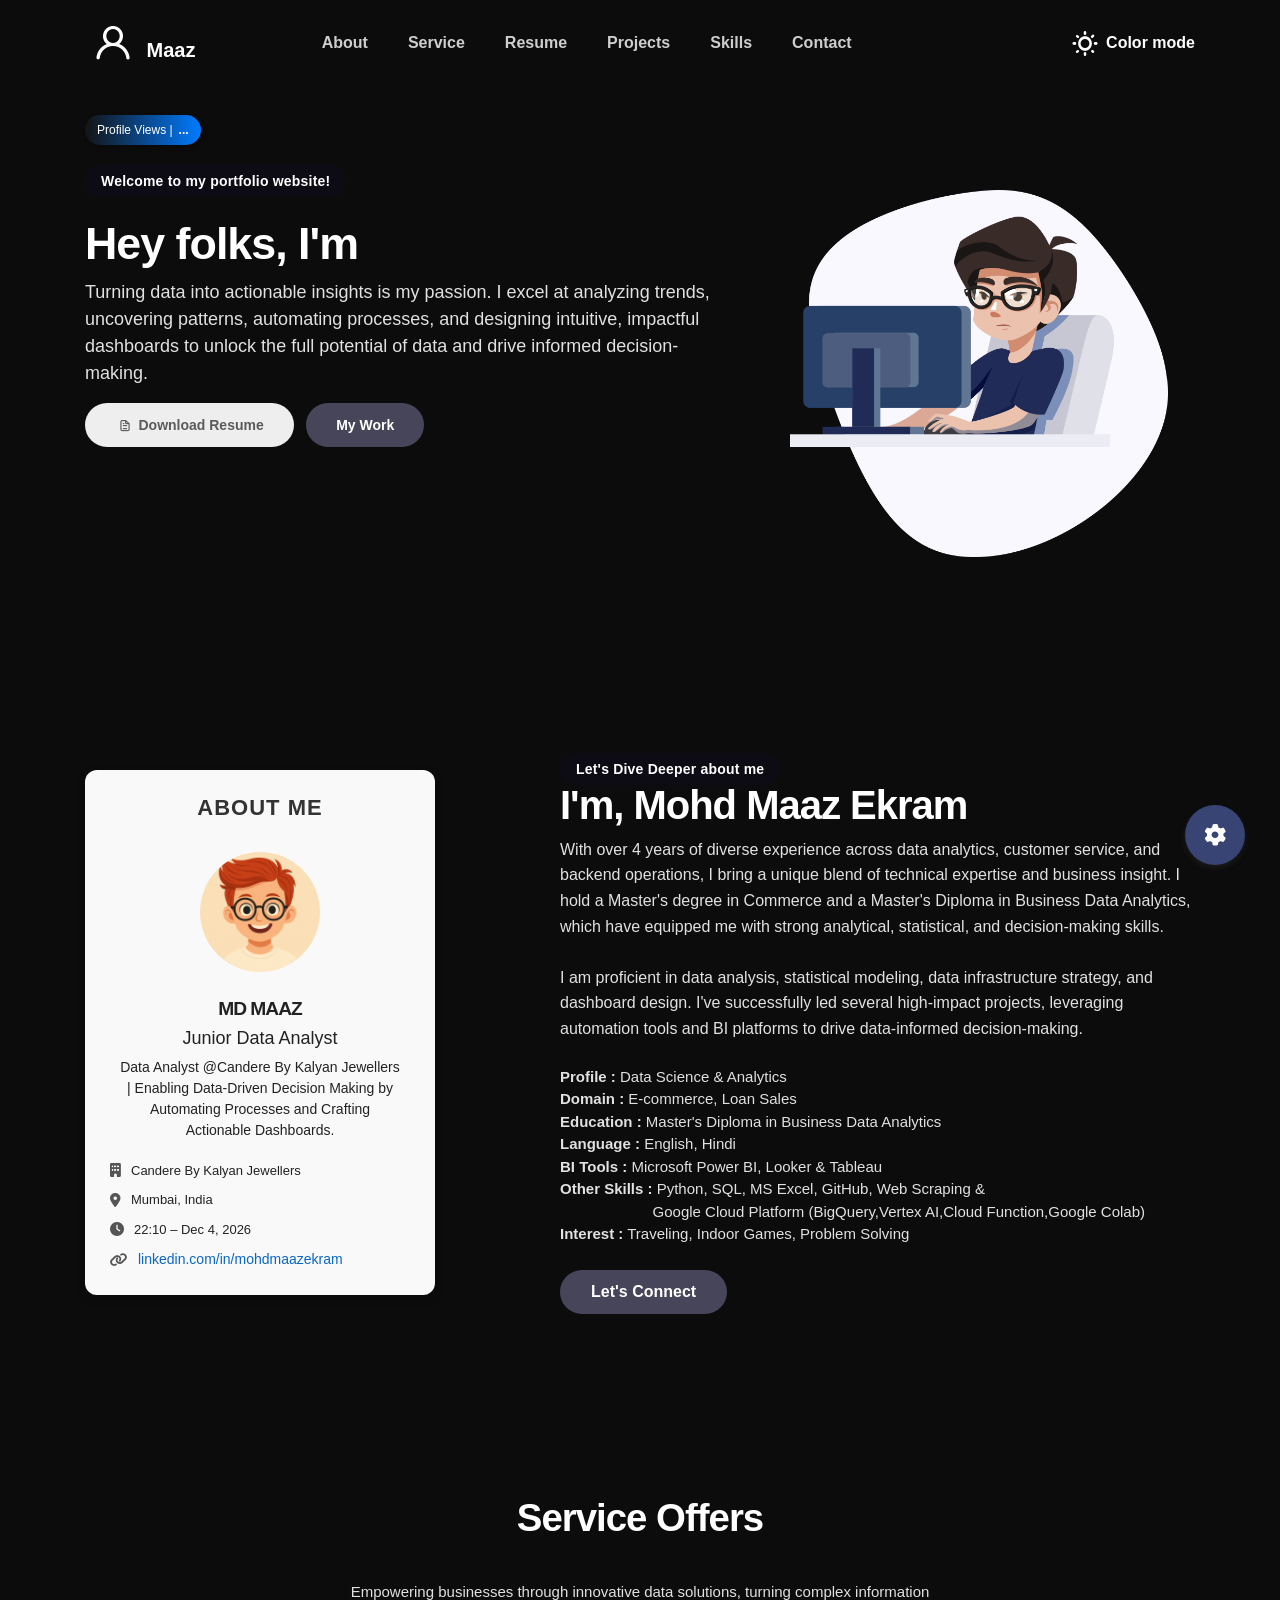
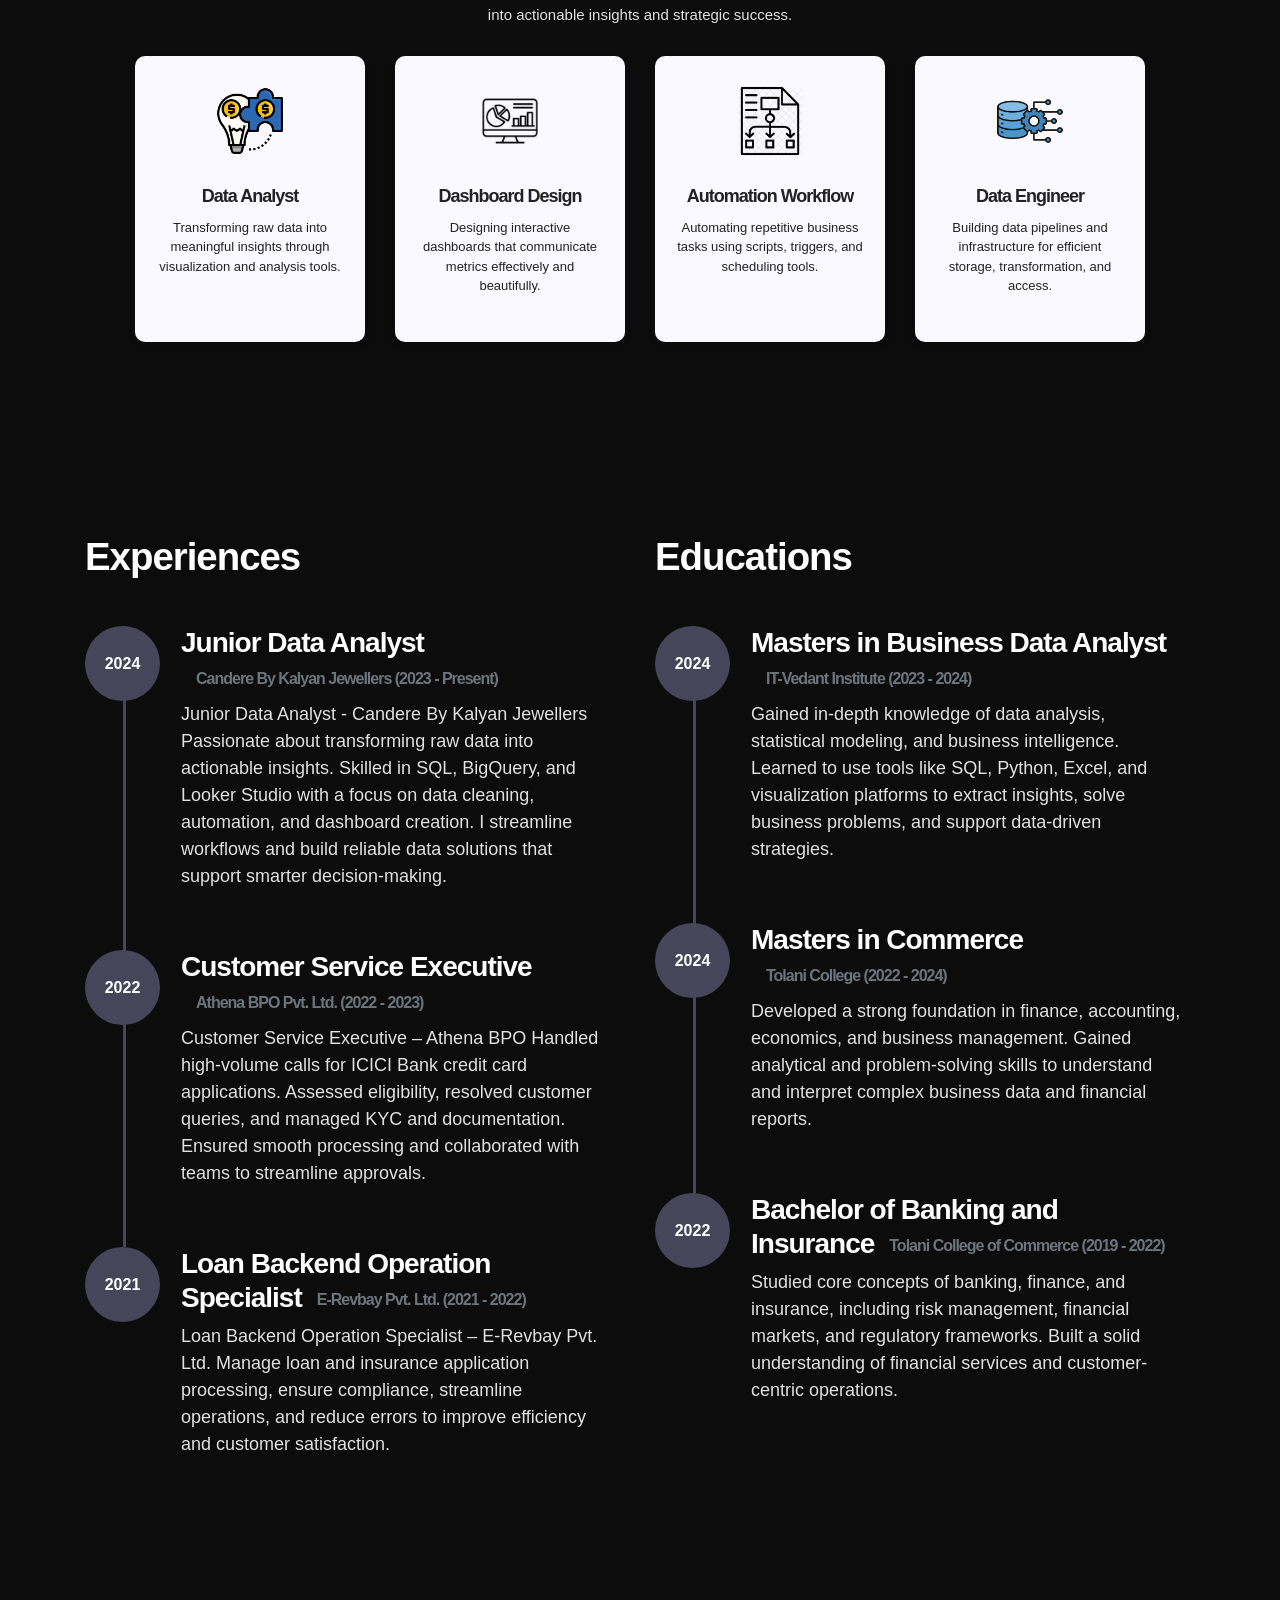
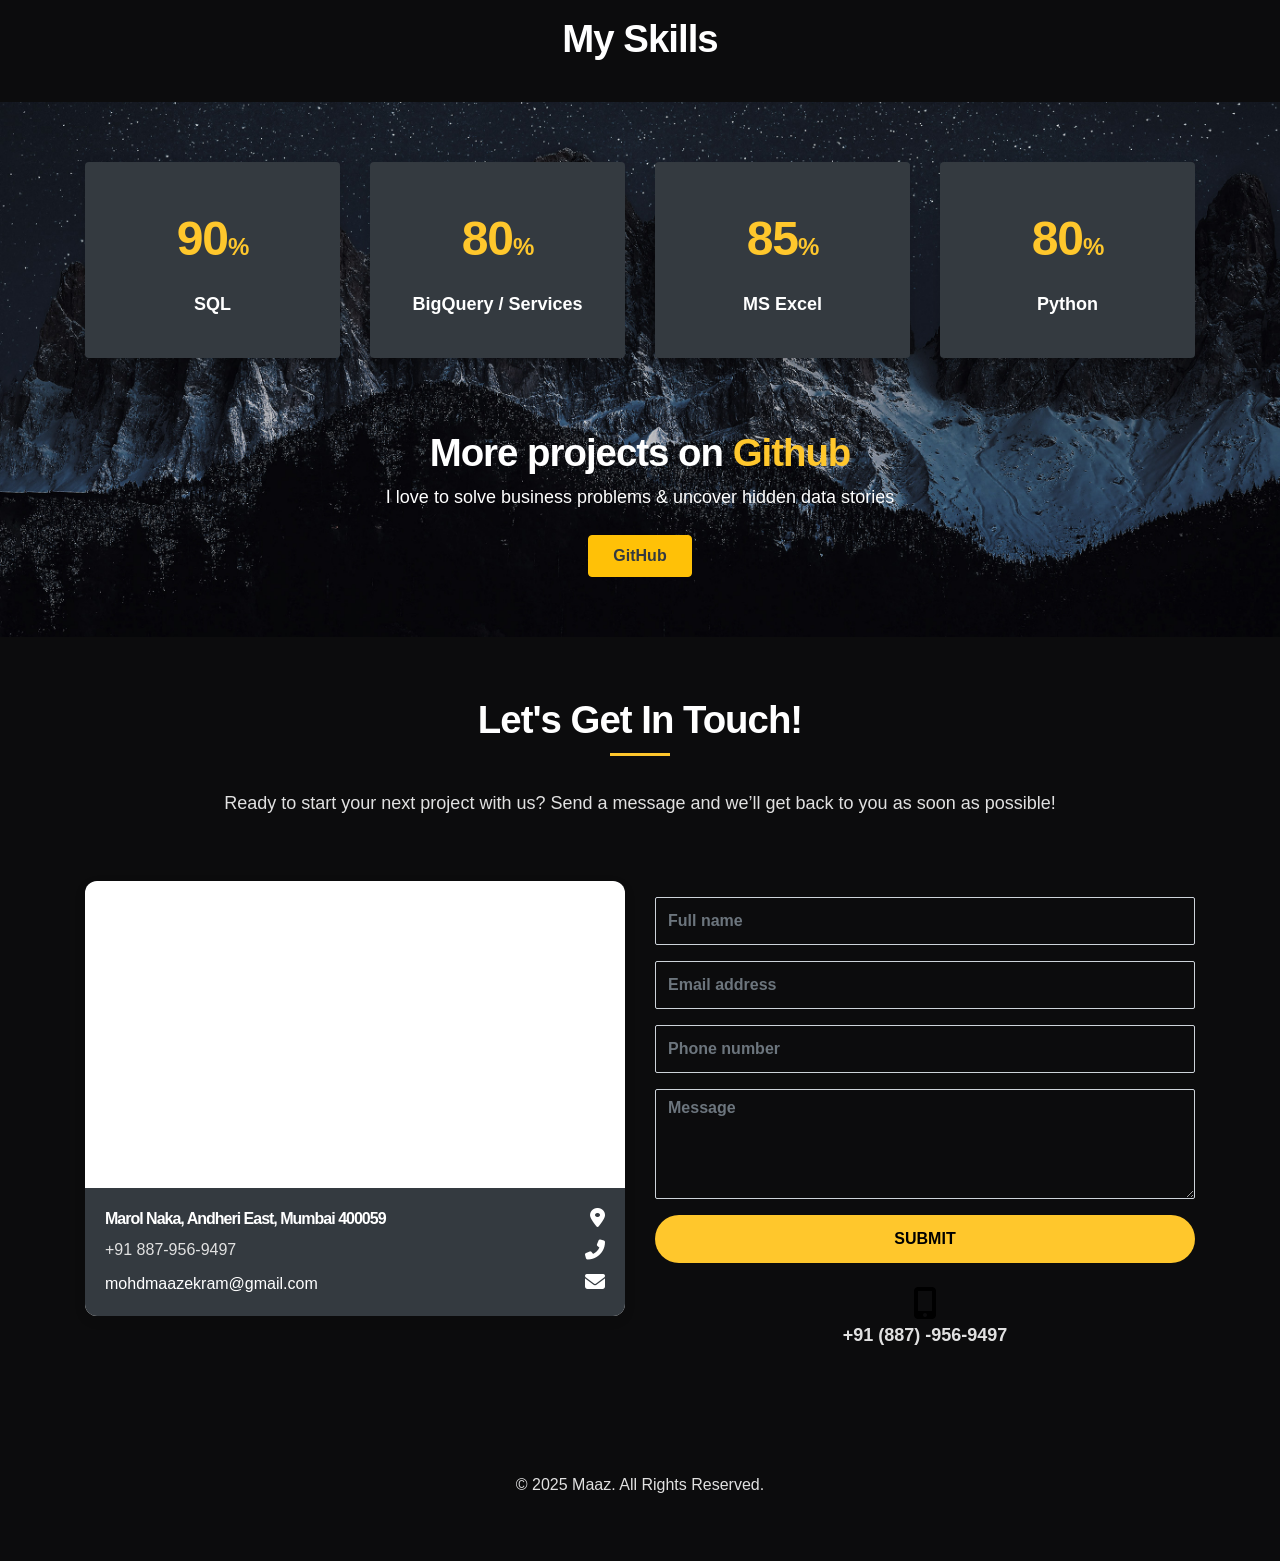
<file: index.html>
<!doctype html>
<html lang="en">
  <head>
    <meta charset="utf-8">
    <meta name="viewport" content="width=device-width, initial-scale=1, shrink-to-fit=no">
    <meta name="description" content="">
    <meta name="author" content="">

    <title>Maaz Portfolio</title>

    <link rel="stylesheet" href="css/bootstrap.min.css">
    <link rel="stylesheet" href="css/unicons.css">
    <link rel="stylesheet" href="css/owl.carousel.min.css">
    <link rel="stylesheet" href="css/owl.theme.default.min.css">

    <!-- MAIN STYLE -->
    <link rel="stylesheet" href="css/tooplate-style.css">
    
    <!-- Google Tag Manager -->
    <script>(function(w,d,s,l,i){w[l]=w[l]||[];w[l].push({'gtm.start':
    new Date().getTime(),event:'gtm.js'});var f=d.getElementsByTagName(s)[0],
    j=d.createElement(s),dl=l!='dataLayer'?'&l='+l:'';j.async=true;j.src=
    'https://www.googletagmanager.com/gtm.js?id='+i+dl;f.parentNode.insertBefore(j,f);
    })(window,document,'script','dataLayer','GTM-M6WN6F8X');</script>
    <!-- End Google Tag Manager -->

    <!-- Google tag (gtag.js) -->
    <script async src="https://www.googletagmanager.com/gtag/js?id=G-NS0VFBYHXK"></script>
    <script>
      window.dataLayer = window.dataLayer || [];
      function gtag(){dataLayer.push(arguments);}
      gtag('js', new Date());

      gtag('config', 'G-NS0VFBYHXK');
    </script>


    <style>
      body {
        font-family: 'Segoe UI', sans-serif;
        margin: 0;
        padding: 0;
        background: #fff;
        color: #333; /* Default text color for light theme */
        --icon-color: #6c757d;
        --icon-hover-color: #007bff;
        --bar-color: #6c757d;
      }
    
      body.dark-theme {
        background: #121212;
        color: #eee; /* Light text for dark theme */
        --icon-color: #eee;
        --icon-hover-color: #00aaff;
        --bar-color: #555;
      }

      .custom-header.navbar-expand-lg .navbar-nav .nav-item {
        padding: 10px 0;
      }

      .custom-header.navbar-expand-lg .navbar-nav .nav-link {
        padding: 0 20px;
      }

      .custom-header .navbar-toggler .navbar-toggler-icon {
        background: #e1e1e1;
      }

      .about-info > li> span > strong {
          white-space: nowrap;
      }

      @media (max-width: 992px) {
        .custom-header .navbar-collapse {
          background: #3f3f3f;
          padding-bottom: 0;
        }

        .custom-header.navbar-expand-lg .navbar-nav .nav-link {
        text-align: center;
      }
        
        section.about {
          padding-top: 100px !important;
        }

        .about-image, .about-card-container {display: none !important}
      }
    
      /* Style for the "Hey folks..." heading */
      .about-title {
        color: #333; /* Default dark color for light theme */
      }
    
      body.dark-theme .about-title {
        color: #eee; /* Light color for dark theme */
      }
    
      .about-description {
        color: #333; /* Light mode text */
      }

      body.dark-theme .about-description {
        color: #eee !important; /* White text in dark mode */
      }
    
      /* ... rest of your existing CSS ... */
    
      .services-section {
        text-align: center;
        padding: 60px 20px;
      }
    
      .services-section h2 {
        font-size: 32px;
        font-weight: bold;
        margin-bottom: 10px;
        color: inherit; /* Inherit text color from body */
      }
    
      .services-section p.subtitle {
        max-width: 600px;
        margin: 0 auto 40px;
        color: #555; /* Light theme subtitle color */
      }
    
      body.dark-theme .services-section p.subtitle {
        color: #bbb; /* Dark theme subtitle color */
      }
    
      .social-bar {
        position: fixed;
        top: 60%;
        right: 25px;
        transform: translateY(-50%);
        z-index: 1000;
        display: flex;
        flex-direction: column;
        align-items: center;
      }
    
      .social-icons {
        list-style: none;
        padding: 0;
        margin: 0;
        display: flex;
        flex-direction: column;
        align-items: center;
      }
    
      .social-icons li {
        margin: 10px 0;
      }
    
      .social-icons li a {
        font-size: 1.3em; /* Adjust icon size */
        color: #6c757d; /* Inherit color from body or dark theme */
        transition: color 0.3s ease-in-out;
      }
    
      .social-icons li a:hover {
        transform: scale(1.3);
        color: var(--icon-hover-color);
      }
    
      .bar-line {
        width: 1px;
        height: 60px;
        background: var(--bar-color);
        margin: 15px auto;
      }
    
      .scroll-down a {
        display: inline-block;
        color: var(--icon-color);
        border: 1px solid var(--icon-color);
        border-radius: 35%;
        padding: 10px;
        transition: background 0.3s, color 0.3s, border-color 0.3s;
      }
    
      .scroll-down-indicator .arrow-down {
        border: 2px solid var(--icon-color); /* Use the CSS variable */
        border-radius: 50%; /* Makes it a circle */
        width: 40px;
        height: 40px;
        display: flex;
        justify-content: center;
        align-items: center;
        line-height: 40px; /* Set line-height equal to height */
        text-align: center; /* Center the icon horizontally */
      }

      .about-text {
        margin-top: 50px;
      }
      .about-card {
        width: 350px;
        margin: 40px auto;
        margin-left: 0;
        background: #fff;
        border-radius: 20px;
        box-shadow: 0 4px 20px rgba(0,0,0,0.1);
        padding: 30px;
        text-align: center;
        font-family: 'Segoe UI', sans-serif;
      }

      .about-card h2 {
        margin-bottom: 15px;
        font-size: 1.3rem;
        letter-spacing: 1px;
        color: #333;
      }

      .profile-img {
        width: 100px;
        height: 100px;
        border-radius: 50%;
        object-fit: cover;
        margin: 10px 0;
      }

      .about-card h3 {
        margin: 10px 0 5px;
        font-size: 1.2rem;
      }

      .role {
        color: #666;
        margin-bottom: 15px;
        font-weight: 500;
      }

      .bio {
        font-size: 0.95rem;
        color: #444;
        margin-bottom: 20px;
      }

      .skills {
        margin-bottom: 15px;
      }

      .tags span {
        background: #f1f1f1;
        padding: 6px 12px;
        border-radius: 8px;
        margin: 5px;
        display: inline-block;
        font-size: 0.85rem;
      }

      .socials {
        display: flex;
        justify-content: center;
        align-items: center;
        gap: 15px;
        margin-top: 10px;
        flex-wrap: wrap;
      }

      .socials a {
        color: #333;
        font-size: 1.1rem;
        text-decoration: none;
      }

      .location {
        display: flex;
        align-items: center;
        font-size: 0.9rem;
        color: #555;
      }

      /* xxxxxxxxxxxxxxxxxxxxxxxxxxxxxxxxxxxxxxxxxxx--Card Section CSS--xxxxxxxxxxxxxxxxxxxxxxxxxxxxxxxxxxxxxxxxxxxxxxxxxxxxxxx */

      /* Container to hold the card and the overlay */
      .about-card-container {
        position: relative; /* Needed for absolute positioning of the overlay */
        perspective: 1000px;
      }
    
      /* Style for the card */
      .about-card {
        background: #f9f9f9;
        padding: 25px;
        border-radius: 12px;
        box-shadow: 0 4px 12px rgba(0, 0, 0, 0.1);
        text-align: center;
        max-width: 90%;
        transform-origin: center;
        transition: transform 0.6s ease, opacity 0.3s ease; /* Added opacity transition */
        transform-style: preserve-3d; /* For potential back-face visibility */
      }
    
      /* Hover animation */
      .about-card-container:hover .about-card {
        transform: rotateY(180deg); /* Rotate to show the "back" */
        opacity: 0.6; /* Make it slightly transparent on hover */
        filter: blur(4px);
      }
    
      /* Blur overlay */
      .blur-overlay {
        position: absolute;
        top: 0;
        left: 0;
        width: 100%;
        height: 100%;
        background-color: transparent; /* Initially transparent */
        backdrop-filter: blur(5px);
        opacity: 0; /* Initially hidden */
        transition: opacity 0.3s ease;
        z-index: 0; /* Place it behind the card */
        border-radius: 12px; /* Match card border-radius */
        display: none;
      }
    
      /* Show blur overlay when hovering */
      .about-card-container:hover .blur-overlay {
        opacity: 1;
      }
    
      /* Optional: Add subtle tilt on smaller screens */
      @media (max-width: 992px) {
        .about-card-container:hover .about-card {
          transform: rotateY(10deg) rotateX(5deg) rotateY(90deg); /* Adjust rotation */
          opacity: 0.6;
        }
      }

      /* xxxxxxxxxxxxxxxxxxxxxxxxxxxxxxxxxxxxxxxxxxx--Service Offers CSS--xxxxxxxxxxxxxxxxxxxxxxxxxxxxxxxxxxxxxxxxxxxxxxxxxxxxxxx */

      /* Flexbox layout for the grid of service cards */
      .services-grid {
        display: flex;
        justify-content: center;
        gap: 30px;
        flex-wrap: wrap;
      }
      
      /* Styling for each service card */
      .service-card {
        background-color: #f9f9ff;
        border-radius: 10px;
        padding: 30px 20px;
        width: 230px;
        text-align: center;
        display: flex;
        flex-direction: column;
        align-items: center;
        box-shadow: 0 4px 10px rgba(0, 0, 0, 0.05);
        transition: transform 0.3s ease, box-shadow 0.3s ease; /* Added box-shadow transition */
        position: relative;
        overflow: hidden; /* Ensure child elements don't overflow the card */
      }
      
      /* Image styling */
      .service-card img {
        width: 70px;
        height: 70px;
        object-fit: contain;
        margin-bottom: 20px;
        transition: transform 0.3s ease-in-out; /* Added transition for smooth zoom effect */
      }
      
      /* Zoom effect for images */
      .service-card:hover img {
        transform: scale(1.1); /* Scale image on hover */
      }
      
      /* Zoom effect for the entire card */
      .service-card:hover {
        transform: scale(1.05); /* Slightly zoom the card */
        box-shadow: 0 8px 20px rgba(0, 0, 0, 0.15); /* Add a stronger shadow on hover */
      }
      
      /* Title of the services section */
      .services-section h2 {
        text-align: center;
        font-size: 28px;
        margin-bottom: 10px;
      }
      
      /* Subtitle styling */
      .subtitle {
        text-align: center;
        margin-bottom: 30px;
        max-width: 600px;
        margin-left: auto;
        margin-right: auto;
        font-size: 14px;
        color: #222;
      }
      
      /* Heading styling within each service card */
      .service-card h4 {
        margin: 10px 0 10px;
        font-size: 18px;
        transition: color 0.3s ease;
      }
      
      /* Paragraph styling within each service card */
      .service-card p {
        font-size: 13px;
        color: #222;
        transition: color 0.3s ease;
      }
      
      /* Link styling inside the service card */
      .service-card a {
        color: #222;
        text-decoration: none;
        transition: color 0.3s ease; /* Added transition to link color */
      }
      
      /* Hover effect on the links */
      .service-card a:hover {
        text-decoration: underline;
        color: #0066cc; /* Added a hover color for links */
      }


      /* xxxxxxxxxxxxxxxxxxxxxxxxxxxxxxxxxxxxxxxxxxx--Contact CSS--xxxxxxxxxxxxxxxxxxxxxxxxxxxxxxxxxxxxxxxxxxxxxxxxxxxxxxx */

      /* Base styles */
      #contact {
          transition: background-color 0.3s ease;
      }

		.contact-form .form-control,
		.contact-form .form-control:focus {
			color: #fff;
		}
      
      .section-title {
          font-weight: bold;
          transition: color 0.3s ease;
      }
      
      .section-divider {
          width: 60px;
          height: 3px;
          background-color: #ffc72c;
          border: none;
          margin: 10px auto;
      }
      
      .section-description {
          color: #6c757d;
          transition: color 0.3s ease;
      }
      
      .contact-info-box {
          background-color: #fff;
          border-radius: 12px;
          overflow: hidden;
          box-shadow: 0 4px 12px rgba(0,0,0,0.1);
          transition: background-color 0.3s ease, box-shadow 0.3s ease;
      }
      
      .say-hello-box {
          padding: 20px;
          background-color: #343a40;
          transition: background-color 0.3s ease;
      }
      
      .say-hello-title {
          margin-bottom: 40px;
          color: #fff;
          transition: color 0.3s ease;
          font-size: 1.0em;
      }
      
      .say-hello-phone,
      .say-hello-email {
          color: #fff;
          margin-bottom: 15px;
          transition: color 0.3s ease;
          font-size: 1.0em;
      }
      
      .say-hello-email a {
          color: #ffc72c;
          text-decoration: none;
          transition: color 0.3s ease;
      }
      
      .submit-button {
          background-color: #ffc72c;
          color: #000;
          font-weight: bold;
          padding: 12px 30px;
          border-radius: 30px;
          width: 100%;
          border: none;
          cursor: pointer;
          transition: background-color 0.3s ease, color 0.3s ease;
      }
      
      .contact-phone-info i {
          color: #000;
          transition: color 0.3s ease;
      }
      
      .phone-number {
          margin-top: 10px;
          font-weight: bold;
          color: #000;
          transition: color 0.3s ease;
      }
      
      /* Dark theme styles */
      .dark-theme {
          background-color: #212529 !important;
      }
      
      .dark-theme .section-title,
      .dark-theme .section-description,
      .dark-theme .contact-phone-info i,
      .dark-theme .phone-number {
          color: #f8f9fa !important;
      }
      
      .dark-theme .contact-info-box {
          background-color: #343a40 !important;
          box-shadow: 0 4px 12px rgba(255,255,255,0.1);
      }
      
      .dark-theme .say-hello-box {
          background-color: #495057 !important;
      }
      
      .dark-theme .say-hello-title,
      .dark-theme .say-hello-phone,
      .dark-theme .say-hello-email {
          color: #e9ecef !important;
      }
      
      .dark-theme .submit-button {
          color: #fff !important;
      }
      
      /* xxxxxxxxxxxxxxxxxxxxxxxxxxxxxxxxxxxxxxxxxxx--Profile Views--xxxxxxxxxxxxxxxxxxxxxxxxxxxxxxxxxxxxxxxxxxxxxxxxxxxxxxx */
      .profile-views-container {
        display: inline-flex;
        align-items: center;
        background-image: linear-gradient(to right, rgba(20, 20, 20, 1), #007bff);
        padding: 6px 12px;
        border-radius: 16px;
        box-shadow: 2px 2px 5px rgba(0, 0, 0, 0.3);
        font-family: 'Arial', sans-serif;
        font-size: 12px;
        color: white;
        white-space: nowrap;
      }
    
      .profile-views-label {
        margin-right: 6px;
        font-weight: normal;
      }
    
      #viewCount {
        font-size: 12px;
        font-weight: bold;
      }

      /* Floating Button CSS */
      .adminActions {
        position: fixed;
        bottom: 35px; right: 35px;
      }

      .adminButton {
        height: 60px;
        width: 60px;
        background-color: rgba(67, 83, 143, .8);
        border-radius: 50%;
        display: block;
        color: #fff;
        text-align: center;
        position: relative;
        z-index: 1;
      }

      .adminButton i {
        font-size: 22px;
      }

      .adminButtons {
        position: absolute;
        width: 100%;
        bottom: 120%;
        text-align: center;
      }

      .adminButtons a {
        display: block;
        width: 45px;
        height: 45px;
        border-radius: 50%;
        text-decoration: none;
        margin: 10px auto 0;
        line-height: 1.15;
        color: #fff;
        opacity: 0;
        visibility: hidden;
        position: relative;
        box-shadow: 0 0 5px 1px rgba(51, 51, 51, .3);
      }

      .adminButtons a:hover {
        transform: scale(1.05);
      }

      .adminButtons a:nth-child(1) {background-color: #1877F2; transition: opacity .2s ease-in-out .3s, transform .15s ease-in-out;}
      .adminButtons a:nth-child(2) {background-color: #833ab4; transition: opacity .2s ease-in-out .25s, transform .15s ease-in-out;}
      .adminButtons a:nth-child(3) {background-color: #0A66C2; transition: opacity .2s ease-in-out .2s, transform .15s ease-in-out;}
      .adminButtons a:nth-child(4) {background-color: #24292e; transition: opacity .2s ease-in-out .15s, transform .15s ease-in-out;}

      .adminActions a i {
        position: absolute;
        top: 50%; left: 50%;
        transform: translate(-50%, -50%);
      }

      .adminToggle {
        -webkit-appearance: none;
        position: absolute;
        border-radius: 50%;
        top: 0; left: 0;
        margin: 0;
        width: 100%;
        height: 100%;
        cursor: pointer;
        background-color: transparent;
        border: none;
        outline: none;
        z-index: 2;
        transition: box-shadow .2s ease-in-out;
        box-shadow: 0 3px 5px 1px rgba(51, 51, 51, .3);
      }

    .adminToggle:hover {
      box-shadow: 0 3px 6px 2px rgba(51, 51, 51, .3);
    }

    .adminToggle:checked ~ .adminButtons a {
      opacity: 1;
      visibility: visible;
    }
    </style>
  </head>
  
  <body class="dark-mode">
    <!-- Google Tag Manager (noscript) -->
    <noscript><iframe src="https://www.googletagmanager.com/ns.html?id=GTM-M6WN6F8X"
    height="0" width="0" style="display:none;visibility:hidden"></iframe></noscript>
    <!-- End Google Tag Manager (noscript) -->

    <!-- MENU -->
    <nav class="navbar navbar-expand-lg navbar-light custom-header">
      <div class="container">
        <a class="navbar-brand" href="index.html"><i class='uil uil-user'></i> Maaz</a>

        <button class="navbar-toggler" type="button" data-toggle="collapse" data-target="#navbarNav"
          aria-controls="navbarNav" aria-expanded="false" aria-label="Toggle navigation">
          <span class="navbar-toggler-icon"></span>
          <span class="navbar-toggler-icon"></span>
          <span class="navbar-toggler-icon"></span>
        </button>

        <div class="collapse navbar-collapse" id="navbarNav">
          <ul class="navbar-nav mx-auto">
            <li class="nav-item"><a href="#about" class="nav-link"><span data-hover="About">About</span></a></li>
            <li class="nav-item"><a href="#service" class="nav-link"><span data-hover="Service">Service</span></a></li>
            <li class="nav-item"><a href="#resume" class="nav-link"><span data-hover="Resume">Resume</span></a></li>
            <li class="nav-item"><a href="#project" class="nav-link"><span data-hover="Projects">Projects</span></a></li>
            <li class="nav-item"><a href="#skills" class="nav-link"><span data-hover="Skills">Skills</span></a></li>
            <li class="nav-item"><a href="#contact" class="nav-link"><span data-hover="Contact">Contact</span></a></li>
          </ul>

          <ul class="navbar-nav ml-lg-auto">
            <div class="ml-lg-4">
              <div class="color-mode d-lg-flex justify-content-center align-items-center">
                <i class="color-mode-icon active"></i>
                Color mode
              </div>
            </div>
          </ul>
        </div>
      </div>
    </nav>
  </br>


    <!-- ABOUT -->
    <section class="about d-lg-flex justify-content-center align-items-center py-3">
      <div class="container">
        <div class="row">
          <div class="col-lg-7 col-md-12 col-12 d-flex align-items-center">
            <div class="about-text" style="margin-top: -35px;">
              <div class="profile-views-container">
                <span class="profile-views-label">Profile Views | </span>
                <span id="viewCount">Loading...</span>
              </div>

                <script>
                    window.onload = function () {
                        const apiUrl = 'https://script.google.com/macros/s/AKfycbz44vQ7wZSeYhjQfPoTUdcFCu6Id_71WwzfcWBqDRqLtEoDqpp6SJstlqeOs8w_e2PD/exec'; 

                        fetch(apiUrl)
                            .then(response => {
                                if (!response.ok) {
                                    throw new Error(`HTTP error! status: ${response.status}`);
                                }
                                return response.json();
                            })
                            .then(data => {
                                const viewCountElement = document.getElementById('viewCount');
                                if (data && data.totalUniqueUsers !== undefined && data.totalUniqueUsers !== null) {
                                    viewCountElement.textContent = data.totalUniqueUsers;
                                } else {
                                    console.error('Error: totalUniqueUsers is missing or invalid in the response:', data);
                                    viewCountElement.textContent = '...';
                                }
                            })
                            .catch(error => {
                                console.error('Error fetching unique users:', error);
                                document.getElementById('viewCount').textContent = '...';
                            });
                    };
                </script>

                <br>
                <br>
                <small class="small-text">Welcome to <span class="mobile-block">my portfolio website!</span></small>
                <h1 class="animated animated-text mb-2">
                  <span class="mr-2">Hey folks, I'm</span>
                  <div class="animated-info">
                    <span class="animated-item">Mohd Maaz</span>
                    <span class="animated-item">Data Analyst</span>
                    <span class="animated-item">Data Engineer</span>
                  </div>
                </h1>
      
                <p class="mb-3 about-description">
                  Turning data into actionable insights is my passion. I excel at analyzing trends, uncovering patterns,
                  automating processes, and designing intuitive, impactful dashboards to unlock the full potential of data
                  and drive informed decision-making.
                </p>
      
                  <div class="custom-btn-group mt-2">
                    <a href="https://raw.githubusercontent.com/Mohdmaazekram/Resume/main/Maaz_Resume_2025.pdf" 
                       download="Maaz_Resume_2025.pdf" 
                       class="btn mr-lg-2 custom-btn">
                      <i class='uil uil-file-alt'></i> Download Resume</a>
                  <a href="https://github.com/Mohdmaazekram?tab=repositories"
                    class="btn custom-btn custom-btn-bg custom-btn-link">My Work</a>
                </div>
            </div>
          </div>
          <div class="col-lg-5 col-md-12 col-12">
            <div class="about-image svg" style="margin-top: 150px;">
              <img
                src="images/home-right.png"
                class="img-fluid" alt="image" style="max-width: 85%; margin-left: 40px;">
            </div>
          </div>
        </div>
      </div>
    </section>

    <!-- ABOUT ME -->
  </br>
  </br>
  </br>
</br>
<section class="about-me d-lg-flex justify-content-center align-items-center py-3" id="about">
  <div class="container">
    <div class="row">

      <!-- LEFT SIDE: PROFILE CARD -->
      <div class="col-lg-5 col-md-12 col-12">
        <div class="about-card-container mx-lg-0 mx-auto" style="margin-top: 85px; perspective: 1000px;">
          <div class="about-card" id="spin-card"
            style="background: #f9f9f9; padding: 25px; border-radius: 12px; box-shadow: 0 4px 12px rgba(0, 0, 0, 0.1); text-align: center; max-width: 90%; transform-origin: center; transition: transform 0.6s ease, opacity 0.3s ease;">
            <h2 style="font-size: 22px; font-weight: bold;">ABOUT ME</h2>
            <img src="images/maaz about me image for card section.png" alt="Profile Picture" class="profile-img" style="width: 120px; height: 120px; object-fit: cover; border-radius: 50%; margin: 15px auto;" />
            <h3 style="margin-top: 10px; font-weight: bold; font-size: 1.2rem; color: #222; margin-bottom: 5px;">MD MAAZ</h3>
            <p class="role" style="color: #222; margin-bottom: 5px;">Junior Data Analyst</p>
            <p class="bio" style="font-size: 14px; color: #222; padding: 0 10px;">
              Data Analyst @Candere By Kalyan Jewellers | Enabling Data-Driven Decision Making by Automating Processes and Crafting Actionable Dashboards.
            </p>
      
            <div style="font-size: 14px; font-family: Arial, sans-serif; text-align: left; margin-top: 20px;">
              <div style="display: flex; align-items: center; margin-bottom: 10px;">
                <i class="fas fa-building" style="margin-right: 10px; color: #555;"></i>
                <span style="font-size: 13px; color: #222;">Candere By Kalyan Jewellers</span>
              </div>
      
              <div style="display: flex; align-items: center; margin-bottom: 10px;">
                <i class="fas fa-location-dot" style="margin-right: 10px; color: #555;"></i>
                <span style="font-size: 13px; color: #222;">Mumbai, India</span>
              </div>
      
              <div style="display: flex; align-items: center; margin-bottom: 10px;">
                <i class="fas fa-clock" style="margin-right: 10px; color: #555;"></i>
                <span style="font-size: 13px; color: #222;" id="current-time">Loading time...</span>
              </div>
      
              <div style="display: flex; align-items: center;">
                <i class="fas fa-link" style="margin-right: 10px; color: #555;"></i>
                <a href="https://www.linkedin.com/in/mohdmaazekram/"
                  style="color: #0a66c2; text-decoration: none; word-break: break-word;">
                  linkedin.com/in/mohdmaazekram
                </a>
              </div>
            </div>
          </div>
          <div class="blur-overlay"></div>
        </div>
      </div>
      
      
      <script>
        function updateTime() {
          const now = new Date();
          const options = {
            hour: '2-digit',
            minute: '2-digit',
            hour12: false,
          };
          const dateOptions = {
            year: 'numeric',
            month: 'short',
            day: 'numeric'
          };
          const timeString = now.toLocaleTimeString([], options);
          const dateString = now.toLocaleDateString([], dateOptions);
          document.getElementById('current-time').textContent = `${timeString} – ${dateString}`;
        }
      
        // Initial call
        updateTime();
      
        // Update every minute
        setInterval(updateTime, 60000);
      
        // Trigger animation when page loads (optional)
        document.addEventListener('DOMContentLoaded', function() {
          const card = document.getElementById('spin-card');
          // card.style.animation = 'spin-in 1.5s ease-out forwards';
        });
        
      </script>

      <!-- RIGHT SIDE TEXT -->
      <div class="col-lg-7 col-md-12 col-12 d-flex align-items-center">
        <div class="about-text">
          <small class="small-text" style="font-size: 14px;">Let's Dive Deeper <span class="mobile-block">about me</span></small>
          <h2 class="animated animated-text" style="font-size: 40px;">
            <span class="mr-2">I'm, Mohd Maaz Ekram</span>
          </h2>

          <p class="mb-3 about-description" style="font-size: 16px; line-height: 1.6;">
            With over 4 years of diverse experience across data analytics, customer service, and backend operations, I bring a unique blend of technical expertise and business insight. I hold a Master's degree in Commerce and a Master's Diploma in Business Data Analytics, which have equipped me with strong analytical, statistical, and decision-making skills.
            </br></br>
            I am proficient in data analysis, statistical modeling, data infrastructure strategy, and dashboard design. I've successfully led several high-impact projects, leveraging automation tools and BI platforms to drive data-informed decision-making.
          </p>

          <ul class="about-info mt-4 px-md-0 px-2" style="font-size: 15px;">
            <li class="d-flex"><span><strong>Profile :</strong></span> <span>&nbsp;Data Science &amp; Analytics</span></li>
            <li class="d-flex"><span><strong>Domain :</strong></span> <span>&nbsp;E-commerce, Loan Sales</span></li>
            <li class="d-flex"><span><strong>Education :</strong></span>
              <span>&nbsp;Master's Diploma in Business Data Analytics</span>
            </li>
            <li class="d-flex"><span><strong>Language :</strong></span> <span>&nbsp;English, Hindi</span></li>
            <li class="d-flex"><span><strong>BI Tools :</strong></span> <span>&nbsp;Microsoft Power BI, Looker &amp; Tableau</span></li>
            <li class="d-flex">
              <span><strong>Other Skills :</strong></span>
              <span>&nbsp;Python, SQL, MS Excel, GitHub, Web Scraping &
                </br>
                Google Cloud Platform (BigQuery,Vertex AI,Cloud Function,Google Colab)</span>
            </li>
            <li class="d-flex"><span><strong>Interest :</strong></span> <span>&nbsp;Traveling, Indoor Games, Problem Solving </span></li>
          </ul>

          <div class="custom-btn-group mt-4">
            <a href="#contact" class="btn custom-btn custom-btn-bg custom-btn-link" style="font-size: 16px; padding: 12px 30px;">Let's Connect</a>
          </div>
        </div>
      </div>

    </div>
  </div>
</section>


    <div class="social-bar" style="display: none;">
      <ul class="social-icons">
        <li><a href="https://www.facebook.com/profile.php?id=100070098618904" target="_blank"><i class="fab fa-facebook-f"></i></a></li>
        <li><a href="YOUR_TWITTER_URL" target="_blank"><i class="fab fa-twitter"></i></a></li>
        <li><a href="https://www.instagram.com/maazushaikh_08/" target="_blank"><i class="fab fa-instagram"></i></a></li>
        <li><a href="https://www.linkedin.com/in/mohdmaazekram/" target="_blank"><i class="fab fa-linkedin-in"></i></a></li>
        <li><a href="https://github.com/Mohdmaazekram" target="_blank"><i class="fab fa-github"></i></a></li>
      </ul>
      <div class="bar-line"></div>
      <div class="scroll-down">
        <a href="#contact"><i class="fas fa-chevron-down"></i></a>
      </div>
    </div>
    <link rel="stylesheet" href="https://cdnjs.cloudflare.com/ajax/libs/font-awesome/6.5.0/css/all.min.css">



  </body>
      </br>
      </br>
      </br>
      </br>
</br>
</br>
      <div class="text-center" style="margin-bottom: 40px;" id="service">
        <h2 class="section-title text-center">Service Offers</h2>
      </div>
        <p class="subtitle">
          <span style="font-size: 15px;">Empowering businesses through innovative data solutions, turning complex information into actionable insights and strategic success.</span>
        </p>
      
        <div class="services-grid">
          <div class="service-card">
            <img src="images/1907719.png" alt="Data Analyst Icon">
            <h4><a href="https://github.com/Mohdmaazekram/MarketPlace-Outstanding-DashBoard"><strong>Data Analyst</strong></a></h4>
            <p><a href="https://github.com/Mohdmaazekram/MarketPlace-Outstanding-DashBoard">Transforming raw data into meaningful insights through visualization and analysis tools.</a></p>
          </div>
        
          <div class="service-card">
            <img src="images/pngtree-dashboard-line-icon-vector-png-image_6626604.png" alt="Dashboard Design Icon">
            <h4><a href="https://github.com/Mohdmaazekram/HR_Dashboard-With-Tableau"><strong>Dashboard Design</strong></a></h4>
            <p><a href="https://github.com/Mohdmaazekram/HR_Dashboard-With-Tableau">Designing interactive dashboards that communicate metrics effectively and beautifully.</a></p>
          </div>
        
          <div class="service-card">
            <img src="images/614964.webp" alt="Automation Icon">
            <h4><a href="https://github.com/Mohdmaazekram/Email-automation"><strong>Automation Workflow</strong></a></h4>
            <p><a href="https://github.com/Mohdmaazekram/Email-automation">Automating repetitive business tasks using scripts, triggers, and scheduling tools.</a></p>
          </div>
        
          <div class="service-card">
            <img src="images/12663264.png" alt="Data Engineer Icon">
            <h4><a href="https://github.com/Mohdmaazekram/Competitor-analysis-using-selenium"><strong>Data Engineer</strong></a></h4>
            <p><a href="https://github.com/Mohdmaazekram/Competitor-analysis-using-selenium">Building data pipelines and infrastructure for efficient storage, transformation, and access.</a></p>
          </div>
        </div>
           

    </body>
  </br>
  </br>
  </br>
</br>
</br>
</br>

    <!-- FEATURES -->
    <section class="resume py-5 d-lg-flex justify-content-center align-items-center" id="resume">
        <div class="container">
            <div class="row">

                <div class="col-lg-6 col-12">
                  <h2 class="mb-4">Experiences</h2>

                    <div class="timeline">
                        <div class="timeline-wrapper">
                            <div class="timeline-yr">
                                <span>2024</span>
                            </div>
                            <div class="timeline-info">
                              <h3>
                                <span id="job-title">Junior Data Analyst</span>
                                <small id="company-name">Candere By Kalyan Jewellers (2023 - Present)</small>
                              </h3>
                              <p id="job-description">
                                Junior Data Analyst - Candere By Kalyan Jewellers
                                Passionate about transforming raw data into actionable insights. Skilled in SQL, BigQuery, and Looker Studio with a focus on data cleaning, automation, and dashboard creation. I streamline workflows and build reliable data solutions that support smarter decision-making.
                              </p>
                            </div>
                            
                        </div>
                        
                        <div class="timeline-wrapper">
                          <div class="timeline-yr">
                              <span>2022</span>
                          </div>
                          <div class="timeline-info">
                              <h3><span>Customer Service Executive<small>Athena BPO Pvt. Ltd. (2022 - 2023)</small></h3>
                              <p>Customer Service Executive – Athena BPO
                                Handled high-volume calls for ICICI Bank credit card applications. Assessed eligibility, resolved customer queries, and managed KYC and documentation. Ensured smooth processing and collaborated with teams to streamline approvals.</p>
                          </div>
                      </div>

                        <div class="timeline-wrapper">
                            <div class="timeline-yr">
                                <span>2021</span>
                            </div>
                            <div class="timeline-info">
                                <h3><span>Loan Backend Operation Specialist<small>E-Revbay Pvt. Ltd. (2021 - 2022)</small></h3>
                                <p>Loan Backend Operation Specialist – E-Revbay Pvt. Ltd.
                                  Manage loan and insurance application processing, ensure compliance, streamline operations, and reduce errors to improve efficiency and customer satisfaction.</p>
                            </div>
                        </div>

                    </div>
                </div>

                <div class="col-lg-6 col-12">
                  <h2 class="mb-4 mobile-mt-2">Educations</h2>

                    <div class="timeline">
                        <div class="timeline-wrapper">
                             <div class="timeline-yr">
                                  <span>2024</span>
                             </div>
                             <div class="timeline-info">
                                  <h3><span>Masters in Business Data Analyst</span><small>IT-Vedant Institute (2023 - 2024) </small></h3>
                                  <p>Gained in-depth knowledge of data analysis, statistical modeling, and business intelligence. Learned to use tools like SQL, Python, Excel, and visualization platforms to extract insights, solve business problems, and support data-driven strategies.</p>
                             </div>
                        </div>

                        <div class="timeline-wrapper">
                            <div class="timeline-yr">
                                <span>2024</span>
                            </div>
                            <div class="timeline-info">
                                <h3><span>Masters in Commerce</span><small>Tolani College (2022 - 2024) </small></h3>
                                <p>Developed a strong foundation in finance, accounting, economics, and business management. Gained analytical and problem-solving skills to understand and interpret complex business data and financial reports.</p>
                            </div>
                        </div>
                        
                        <div class="timeline-wrapper">
                            <div class="timeline-yr">
                                <span>2022</span>
                            </div>
                            <div class="timeline-info">
                                <h3><span>Bachelor of Banking and Insurance</span><small>Tolani College of Commerce (2019 - 2022) </small></h3>
                                <p>Studied core concepts of banking, finance, and insurance, including risk management, financial markets, and regulatory frameworks. Built a solid understanding of financial services and customer-centric operations.</p>
                            </div>
                        </div>

                    </div>
                </div>
                
            </div>
        </div>
    </section>
    
  </br>
</br>
</br>
    <!-- My Skills Heading Outside the Image Section -->
<div class="text-center" style="margin-bottom: 40px;">
  <h2 class="section-title text-center">My Skills</h2>
</div>

<section class="ftco-section ftco-hireme img margin-top" id="skills" style="background-image: url('images/bg_1.jpg'); background-size: cover; background-position: center; padding: 60px 0;">
  <div class="container text-center text-white">
    <div class="row justify-content-center">
      <div class="col-md-3 col-6 mb-4">
        <div class="p-4 bg-dark rounded shadow text-white">
          <h1 style="color: #ffc72c; font-size: 48px;">
            <span class="counter" data-target="90">0</span><span style="font-size: 24px;">%</span>
          </h1>
          <p style="font-weight: bold; color: white;">SQL</p>
        </div>
      </div>
      <div class="col-md-3 col-6 mb-4">
        <div class="p-4 bg-dark rounded shadow text-white">
          <h1 style="color: #ffc72c; font-size: 48px;">
            <span class="counter" data-target="80">0</span><span style="font-size: 24px;">%</span>
          </h1>
          <p style="font-weight: bold; color: white; word-break:break-word">BigQuery / Services</p>
        </div>
      </div>
      <div class="col-md-3 col-6 mb-4">
        <div class="p-4 bg-dark rounded shadow text-white">
          <h1 style="color: #ffc72c; font-size: 48px;">
            <span class="counter" data-target="85">0</span><span style="font-size: 24px;">%</span>
          </h1>
          <p style="font-weight: bold; color: white;">MS Excel</p>
        </div>
      </div>
      <div class="col-md-3 col-6 mb-4">
        <div class="p-4 bg-dark rounded shadow text-white">
          <h1 style="color: #ffc72c; font-size: 48px;">
            <span class="counter" data-target="80">0</span><span style="font-size: 24px;">%</span>
          </h1>
          <p style="font-weight: bold; color: white;">Python</p>
        </div>
      </div>
    </div>

    <div class="text-center mt-5" id="project">
      <h2 style="font-weight: bold; color: white;">More projects on <span style="color: #ffc72c;">Github</span></h2>
      <p style="font-size: 18px; color: white;">I love to solve business problems & uncover hidden data stories</p>
      <a href="https://github.com/Mohdmaazekram?tab=repositories" class="btn btn-warning text-dark py-2 px-4 mt-2" style="font-weight: bold;">GitHub</a>
    </div>
  </div>
</section>


    <script>
      const counters = document.querySelectorAll('.counter');
      const speed = 20; // smaller is slower

      counters.forEach(counter => {
        const updateCount = () => {
          const target = +counter.getAttribute('data-target');
          const count = +counter.innerText;
          const increment = Math.ceil(target / speed);

          if (count < target) {
            counter.innerText = count + increment > target ? target : count + increment;
            setTimeout(updateCount, 60); // more delay = slower
          } else {
            counter.innerText = target;
          }
        };

        updateCount();
      });
    </script>
    <!-- CONTACT -->
    <section id="contact" class="contact-section light-theme" style="padding: 60px 0;">
      <div class="container">
          <div class="row">
              <div class="col-md-12 text-center mb-5">
                  <h2 class="section-title">Let's Get In Touch!</h2>
                  <hr class="section-divider">
              </br>
                  <p class="section-description">
                      Ready to start your next project with us? Send a message and we’ll get back to you as soon as possible!
                  </p>
              </div>
          </div>
  
          <div class="row align-items-start">
              <div class="col-md-6 mb-4 mb-md-0">
                  <div class="contact-info-box">
                      <iframe
                          src="https://www.google.com/maps/embed?pb=!1m18!1m12!1m3!1d241317.11609911557!2d72.74109906871264!3d19.082197839858066!2m3!1f0!2f0!3f0!3m2!1i1024!2i768!4f13.1!3m3!1m2!1s0x3be7b63fd48cc7c3%3A0xa0baf3bba2efef8!2sMumbai%2C%20Maharashtra!5e0!3m2!1sen!2sin!4v1641023813460!5m2!1sen!2sin"
                          width="100%"
                          height="300"
                          style="border:0;"
                          allowfullscreen=""
                          loading="lazy"
                      ></iframe>
  
                      <div class="say-hello-box">
                        <div style="display: flex; justify-content: space-between; align-items: center; margin-bottom: 10px;">
						  <a style="display: flex; justify-content: space-between; align-items: center; width: 100%;" href="https://www.google.com/search?q=marol+naka+metro+station&newwindow=1&sca_esv=c540a9187ac95f1b&ei=gNgIaIaPPLGj1e8P65SbsAs&gs_ssp=eJzj4tbP1TcwNDTNMa_KMGC0UjWoME5KNU-2MDRJTk40TrM0MrYyqDAxSbE0TzRLSjM3SE0ytLDwkshNLMrPUchLzE5UyE0tKcpXKC5JLMnMzwMAY9QX4Q&oq=marol+naka+&gs_lp=[base64]&sclient=gws-wiz-serp" target="_blank">
                          <h3 class="say-hello-title" style="margin: 0;">Marol Naka, Andheri East, Mumbai 400059</h3>
                            <i class="fas fa-map-marker-alt" style="color: #ffffff; font-size: 20px;"></i>
                          </a>
                        </div>
                        <div style="display: flex; justify-content: space-between; align-items: center; margin-bottom: 10px;">
                          <p class="say-hello-phone" style="margin: 0;">+91 887-956-9497</p>
                          <i class="fas fa-phone-alt" style="color: #ffffff; font-size: 20px;"></i>
                        </div>
                        <div style="display: flex; justify-content: space-between; align-items: center; margin-top: 10px;">
                          <a href="mailto:mohdmaazekram@gmail.com" class="say-hello-email" style="margin: 0; text-decoration: none; color: #ffffff;">
                            mohdmaazekram@gmail.com
                          </a>
                          <a href="mailto:mohdmaazekram@gmail.com">
                            <i class="fas fa-envelope" style="color: #ffffff; font-size: 20px;"></i>
                          </a>
                        </div>
                        
                      </div>
                  </div>
              </div>
  
              <!-- 🌐 Contact Form -->
              <div class="col-md-6">
                <form class="contact-form" id="contact-form">
                  <div class="mb-3">
                    <input type="text" class="form-control themed-placeholder" placeholder="Full name" name="name" required>
                  </div>
                  <div class="mb-3">
                    <input type="email" class="form-control themed-placeholder" placeholder="Email address" name="email" required>
                  </div>
                  <div class="mb-3">
                    <input type="tel" class="form-control themed-placeholder" placeholder="Phone number" name="phone" required>
                  </div>
                  <div class="mb-3">
                    <textarea class="form-control themed-placeholder" rows="4" placeholder="Message" name="message" required></textarea>
                    <small class="text-danger d-none" id="message-error">A message is required.</small>
                  </div>
                  <div class="text-center">
                    <button type="submit" class="btn submit-button">SUBMIT</button>
                  </div>
                </form>

                <div class="text-center mt-4 contact-phone-info">
                  <i class="fas fa-mobile-alt fa-2x"></i>
                  <p class="section-title text-center">+91 (887) -956-9497</p>
                </div>
              </div>

              <!-- 🚀 JavaScript to handle the POST request -->
              <script>
                const scriptURL = 'https://script.google.com/macros/s/AKfycbz7AtQ-FAnjZZ3s5GdW06e0yWPFb8x18BQn5y-whM4wGM4C78BlDqp9SxW9b150pvqdDg/exec';

                document.getElementById('contact-form').addEventListener('submit', function (e) {
                  e.preventDefault();

                  const form = e.target;
                  const formData = new FormData(form);

                  // Debug log
                  for (let [key, value] of formData.entries()) {
                    console.log(`${key}: ${value}`);
                  }

                  fetch(scriptURL, {
                    method: 'POST',
                    body: formData
                  })
                  .then(response => response.text())
                  .then(result => {
                    console.log("Server Response:", result);
                    alert('Message submitted successfully!');
                    form.reset();
                  })
                  .catch(error => {
                    console.error('Error!', error.message);
                    alert('There was an error submitting the form.');
                  });
                });
              </script>
          </div>
      </div>
  </section>

  <!-- Floating Button -->
   <div class="adminActions">
	  <input type="checkbox" name="adminToggle" class="adminToggle" />
    <a class="adminButton" href="#!"><i class="fa fa-cog"></i></a>
    <div class="adminButtons">
      <a href="https://www.facebook.com/profile.php?id=100070098618904" target="_blank" title="facebook"><i class="fab fa-facebook-f"></i></a>
      <a href="https://www.instagram.com/maazushaikh_08/" title="instagram"><i class="fab fa-instagram"></i></a>
      <a href="https://www.linkedin.com/in/mohdmaazekram/" title="linkedin"><i class="fab fa-linkedin-in"></i></a>
      <a href="https://github.com/Mohdmaazekram" title="github"><i class="fab fa-github"></i></a>
    </div>
  </div>
  
  <link rel="stylesheet" href="https://cdnjs.cloudflare.com/ajax/libs/font-awesome/6.5.0/css/all.min.css">
  

  
  <script>
  function setTheme(theme) {
      const contactSection = document.getElementById('contact');
      contactSection.className = `contact-section ${theme}-theme`;
      localStorage.setItem('theme', theme); // Optional: Save theme preference
  }
  
  function loadTheme() {
      const savedTheme = localStorage.getItem('theme'); // Optional: Load saved theme
      if (savedTheme) {
          setTheme(savedTheme);
      } else {
          // Set a default theme (e.g., light)
          setTheme('light');
      }
  }
  
  </script>
    


    <!-- FOOTER -->
     <footer class="footer py-5">
          <div class="container">
               <div class="row">

                    <div class="col-lg-12 col-12">                                
                        <p class="copyright-text text-center">&copy; 2025 Maaz. All Rights Reserved.</p>
                        <!-- <p class="copyright-text text-center">Designed by <a rel="nofollow" href="https://www.facebook.com/tooplate">Tooplate</a></p> -->
                    </div>
                    
               </div>
          </div>
     </footer>

    <script src="js/jquery-3.3.1.min.js"></script>
    <script src="js/popper.min.js"></script>
    <script src="js/bootstrap.min.js"></script>
    <script src="js/Headroom.js"></script>
    <script src="js/jQuery.headroom.js"></script>
    <script src="js/owl.carousel.min.js"></script>
    <script src="js/smoothscroll.js"></script>
    <script src="js/custom.js"></script>

  </body>
</html>
</file>
<file: css/unicons.css>
@font-face {
  font-family: 'unicons';
  src: url('../font/unicons.eot?42479262');
  src: url('../font/unicons.eot?42479262#iefix') format('embedded-opentype'),
       url('../font/unicons.woff2?42479262') format('woff2'),
       url('../font/unicons.woff?42479262') format('woff'),
       url('../font/unicons.ttf?42479262') format('truetype'),
       url('../font/unicons.svg?42479262#unicons') format('svg');
  font-weight: normal;
  font-style: normal;
}
/* Chrome hack: SVG is rendered more smooth in Windozze. 100% magic, uncomment if you need it. */
/* Note, that will break hinting! In other OS-es font will be not as sharp as it could be */
/*
@media screen and (-webkit-min-device-pixel-ratio:0) {
  @font-face {
    font-family: 'unicons';
    src: url('../font/unicons.svg?42479262#unicons') format('svg');
  }
}
*/
 
 [class^="uil-"]:before, [class*=" uil-"]:before {
  font-family: "unicons";
  font-style: normal;
  font-weight: normal;
  speak: none;
 
  display: inline-block;
  text-decoration: inherit;
  width: 1em;
  margin-right: .2em;
  text-align: center;
  /* opacity: .8; */
 
  /* For safety - reset parent styles, that can break glyph codes*/
  font-variant: normal;
  text-transform: none;
 
  /* fix buttons height, for twitter bootstrap */
  line-height: 1em;
 
  /* Animation center compensation - margins should be symmetric */
  /* remove if not needed */
  margin-left: .2em;
 
  /* you can be more comfortable with increased icons size */
  /* font-size: 120%; */
 
  /* Font smoothing. That was taken from TWBS */
  -webkit-font-smoothing: antialiased;
  -moz-osx-font-smoothing: grayscale;
 
  /* Uncomment for 3D effect */
  /* text-shadow: 1px 1px 1px rgba(127, 127, 127, 0.3); */
}
 
.uil-abacus:before { content: '\e800'; } /* '' */
.uil-accessible-icon-alt:before { content: '\e801'; } /* '' */
.uil-adjust-alt:before { content: '\e802'; } /* '' */
.uil-adjust-circle:before { content: '\e803'; } /* '' */
.uil-adjust-half:before { content: '\e804'; } /* '' */
.uil-adjust:before { content: '\e805'; } /* '' */
.uil-airplay:before { content: '\e806'; } /* '' */
.uil-align-alt:before { content: '\e807'; } /* '' */
.uil-align-center-alt:before { content: '\e808'; } /* '' */
.uil-align-center-h:before { content: '\e809'; } /* '' */
.uil-align-center-justify:before { content: '\e80a'; } /* '' */
.uil-align-center-v:before { content: '\e80b'; } /* '' */
.uil-align-center:before { content: '\e80c'; } /* '' */
.uil-align-justify:before { content: '\e80d'; } /* '' */
.uil-align-left-justify:before { content: '\e80e'; } /* '' */
.uil-align-left:before { content: '\e80f'; } /* '' */
.uil-align-letter-right:before { content: '\e810'; } /* '' */
.uil-align-right-justify:before { content: '\e811'; } /* '' */
.uil-align-right:before { content: '\e812'; } /* '' */
.uil-align:before { content: '\e813'; } /* '' */
.uil-ambulance:before { content: '\e814'; } /* '' */
.uil-analysis:before { content: '\e815'; } /* '' */
.uil-analytics:before { content: '\e816'; } /* '' */
.uil-anchor:before { content: '\e817'; } /* '' */
.uil-android-phone-slash:before { content: '\e818'; } /* '' */
.uil-angle-double-down:before { content: '\e819'; } /* '' */
.uil-angle-double-left:before { content: '\e81a'; } /* '' */
.uil-angle-double-right:before { content: '\e81b'; } /* '' */
.uil-angle-double-up:before { content: '\e81c'; } /* '' */
.uil-angle-down:before { content: '\e81d'; } /* '' */
.uil-angle-left:before { content: '\e81e'; } /* '' */
.uil-angle-right-b:before { content: '\e81f'; } /* '' */
.uil-angle-right:before { content: '\e820'; } /* '' */
.uil-angle-up:before { content: '\e821'; } /* '' */
.uil-annoyed-alt:before { content: '\e822'; } /* '' */
.uil-annoyed:before { content: '\e823'; } /* '' */
.uil-apps:before { content: '\e824'; } /* '' */
.uil-archive-alt:before { content: '\e825'; } /* '' */
.uil-archive:before { content: '\e826'; } /* '' */
.uil-arrow-break:before { content: '\e827'; } /* '' */
.uil-arrow-circle-down:before { content: '\e828'; } /* '' */
.uil-arrow-circle-left:before { content: '\e829'; } /* '' */
.uil-arrow-circle-right:before { content: '\e82a'; } /* '' */
.uil-arrow-circle-up:before { content: '\e82b'; } /* '' */
.uil-arrow-compress-h:before { content: '\e82c'; } /* '' */
.uil-arrow-down-left:before { content: '\e82d'; } /* '' */
.uil-arrow-down-right:before { content: '\e82e'; } /* '' */
.uil-arrow-down:before { content: '\e82f'; } /* '' */
.uil-arrow-from-right:before { content: '\e830'; } /* '' */
.uil-arrow-from-top:before { content: '\e831'; } /* '' */
.uil-arrow-growth:before { content: '\e832'; } /* '' */
.uil-arrow-left:before { content: '\e833'; } /* '' */
.uil-arrow-random:before { content: '\e834'; } /* '' */
.uil-arrow-resize-diagonal:before { content: '\e835'; } /* '' */
.uil-arrow-right:before { content: '\e836'; } /* '' */
.uil-arrow-to-bottom:before { content: '\e837'; } /* '' */
.uil-arrow-to-right:before { content: '\e838'; } /* '' */
.uil-arrow-up-left:before { content: '\e839'; } /* '' */
.uil-arrow-up-right:before { content: '\e83a'; } /* '' */
.uil-arrow-up:before { content: '\e83b'; } /* '' */
.uil-arrows-h-alt:before { content: '\e83c'; } /* '' */
.uil-arrows-h:before { content: '\e83d'; } /* '' */
.uil-arrows-left-down:before { content: '\e83e'; } /* '' */
.uil-arrows-maximize:before { content: '\e83f'; } /* '' */
.uil-arrows-merge:before { content: '\e840'; } /* '' */
.uil-arrows-resize-h:before { content: '\e841'; } /* '' */
.uil-arrows-resize-v:before { content: '\e842'; } /* '' */
.uil-arrows-resize:before { content: '\e843'; } /* '' */
.uil-arrows-right-down:before { content: '\e844'; } /* '' */
.uil-arrows-shrink-h:before { content: '\e845'; } /* '' */
.uil-arrows-shrink-v:before { content: '\e846'; } /* '' */
.uil-arrows-up-right:before { content: '\e847'; } /* '' */
.uil-arrows-v-alt:before { content: '\e848'; } /* '' */
.uil-arrows-v:before { content: '\e849'; } /* '' */
.uil-at:before { content: '\e84a'; } /* '' */
.uil-atm-card:before { content: '\e84b'; } /* '' */
.uil-atom:before { content: '\e84c'; } /* '' */
.uil-auto-flash:before { content: '\e84d'; } /* '' */
.uil-award-alt:before { content: '\e84e'; } /* '' */
.uil-award:before { content: '\e84f'; } /* '' */
.uil-baby-carriage:before { content: '\e850'; } /* '' */
.uil-backpack:before { content: '\e851'; } /* '' */
.uil-backspace:before { content: '\e852'; } /* '' */
.uil-backward:before { content: '\e853'; } /* '' */
.uil-bag-alt:before { content: '\e854'; } /* '' */
.uil-bag-slash:before { content: '\e855'; } /* '' */
.uil-bag:before { content: '\e856'; } /* '' */
.uil-ball:before { content: '\e857'; } /* '' */
.uil-ban:before { content: '\e858'; } /* '' */
.uil-bars:before { content: '\e859'; } /* '' */
.uil-basketball-hoop:before { content: '\e85a'; } /* '' */
.uil-basketball:before { content: '\e85b'; } /* '' */
.uil-battery-bolt:before { content: '\e85c'; } /* '' */
.uil-battery-empty:before { content: '\e85d'; } /* '' */
.uil-bed-double:before { content: '\e85e'; } /* '' */
.uil-bed:before { content: '\e85f'; } /* '' */
.uil-bell-school:before { content: '\e860'; } /* '' */
.uil-bell-slash:before { content: '\e861'; } /* '' */
.uil-bill:before { content: '\e862'; } /* '' */
.uil-bitcoin-circle:before { content: '\e863'; } /* '' */
.uil-bitcoin:before { content: '\e864'; } /* '' */
.uil-bluetooth-b:before { content: '\e865'; } /* '' */
.uil-bolt-alt:before { content: '\e866'; } /* '' */
.uil-bolt-slash:before { content: '\e867'; } /* '' */
.uil-bolt:before { content: '\e868'; } /* '' */
.uil-book-alt:before { content: '\e869'; } /* '' */
.uil-book-medical:before { content: '\e86a'; } /* '' */
.uil-book-open:before { content: '\e86b'; } /* '' */
.uil-book-reader:before { content: '\e86c'; } /* '' */
.uil-book:before { content: '\e86d'; } /* '' */
.uil-bookmark-full:before { content: '\e86e'; } /* '' */
.uil-bookmark:before { content: '\e86f'; } /* '' */
.uil-books:before { content: '\e870'; } /* '' */
.uil-boombox:before { content: '\e871'; } /* '' */
.uil-border-alt:before { content: '\e872'; } /* '' */
.uil-border-bottom:before { content: '\e873'; } /* '' */
.uil-border-clear:before { content: '\e874'; } /* '' */
.uil-border-horizontal:before { content: '\e875'; } /* '' */
.uil-border-inner:before { content: '\e876'; } /* '' */
.uil-border-left:before { content: '\e877'; } /* '' */
.uil-border-out:before { content: '\e878'; } /* '' */
.uil-border-right:before { content: '\e879'; } /* '' */
.uil-border-top:before { content: '\e87a'; } /* '' */
.uil-border-vertical:before { content: '\e87b'; } /* '' */
.uil-box:before { content: '\e87c'; } /* '' */
.uil-briefcase-alt:before { content: '\e87d'; } /* '' */
.uil-briefcase:before { content: '\e87e'; } /* '' */
.uil-bright:before { content: '\e87f'; } /* '' */
.uil-brightness-empty:before { content: '\e880'; } /* '' */
.uil-brightness-half:before { content: '\e881'; } /* '' */
.uil-brightness-low:before { content: '\e882'; } /* '' */
.uil-brightness-minus:before { content: '\e883'; } /* '' */
.uil-brightness-plus:before { content: '\e884'; } /* '' */
.uil-brightness:before { content: '\e885'; } /* '' */
.uil-bring-bottom:before { content: '\e886'; } /* '' */
.uil-bring-front:before { content: '\e887'; } /* '' */
.uil-brush-alt:before { content: '\e888'; } /* '' */
.uil-bug:before { content: '\e889'; } /* '' */
.uil-building:before { content: '\e88a'; } /* '' */
.uil-bullseye:before { content: '\e88b'; } /* '' */
.uil-bus-alt:before { content: '\e88c'; } /* '' */
.uil-bus-school:before { content: '\e88d'; } /* '' */
.uil-bus:before { content: '\e88e'; } /* '' */
.uil-calcualtor:before { content: '\e88f'; } /* '' */
.uil-calculator-alt:before { content: '\e890'; } /* '' */
.uil-calendar-alt:before { content: '\e891'; } /* '' */
.uil-calendar-slash:before { content: '\e892'; } /* '' */
.uil-calender:before { content: '\e893'; } /* '' */
.uil-calling:before { content: '\e894'; } /* '' */
.uil-camera-plus:before { content: '\e895'; } /* '' */
.uil-camera-slash:before { content: '\e896'; } /* '' */
.uil-camera:before { content: '\e897'; } /* '' */
.uil-cancel:before { content: '\e898'; } /* '' */
.uil-capsule:before { content: '\e899'; } /* '' */
.uil-capture:before { content: '\e89a'; } /* '' */
.uil-car-sideview:before { content: '\e89b'; } /* '' */
.uil-car-slash:before { content: '\e89c'; } /* '' */
.uil-car-wash:before { content: '\e89d'; } /* '' */
.uil-car:before { content: '\e89e'; } /* '' */
.uil-card-atm:before { content: '\e89f'; } /* '' */
.uil-caret-right:before { content: '\e8a0'; } /* '' */
.uil-cart:before { content: '\e8a1'; } /* '' */
.uil-cell:before { content: '\e8a2'; } /* '' */
.uil-celsius:before { content: '\e8a3'; } /* '' */
.uil-chart-bar-alt:before { content: '\e8a4'; } /* '' */
.uil-chart-bar:before { content: '\e8a5'; } /* '' */
.uil-chart-down:before { content: '\e8a6'; } /* '' */
.uil-chart-growth-alt:before { content: '\e8a7'; } /* '' */
.uil-chart-growth:before { content: '\e8a8'; } /* '' */
.uil-chart-line:before { content: '\e8a9'; } /* '' */
.uil-chart-pie-alt:before { content: '\e8aa'; } /* '' */
.uil-chart-pie:before { content: '\e8ab'; } /* '' */
.uil-chart:before { content: '\e8ac'; } /* '' */
.uil-chat-bubble-user:before { content: '\e8ad'; } /* '' */
.uil-chat-info:before { content: '\e8ae'; } /* '' */
.uil-chat:before { content: '\e8af'; } /* '' */
.uil-check-circle:before { content: '\e8b0'; } /* '' */
.uil-check-square:before { content: '\e8b1'; } /* '' */
.uil-check:before { content: '\e8b2'; } /* '' */
.uil-circle-layer:before { content: '\e8b3'; } /* '' */
.uil-circle:before { content: '\e8b4'; } /* '' */
.uil-circuit:before { content: '\e8b5'; } /* '' */
.uil-clapper-board:before { content: '\e8b6'; } /* '' */
.uil-clipboard-alt:before { content: '\e8b7'; } /* '' */
.uil-clipboard-blank:before { content: '\e8b8'; } /* '' */
.uil-clipboard-notes:before { content: '\e8b9'; } /* '' */
.uil-clipboard:before { content: '\e8ba'; } /* '' */
.uil-clock-eight:before { content: '\e8bb'; } /* '' */
.uil-clock-five:before { content: '\e8bc'; } /* '' */
.uil-clock-nine:before { content: '\e8bd'; } /* '' */
.uil-clock-seven:before { content: '\e8be'; } /* '' */
.uil-clock-ten:before { content: '\e8bf'; } /* '' */
.uil-clock-three:before { content: '\e8c0'; } /* '' */
.uil-clock-two:before { content: '\e8c1'; } /* '' */
.uil-clock:before { content: '\e8c2'; } /* '' */
.uil-closed-captioning:before { content: '\e8c3'; } /* '' */
.uil-cloud-block:before { content: '\e8c4'; } /* '' */
.uil-cloud-bookmark:before { content: '\e8c5'; } /* '' */
.uil-cloud-check:before { content: '\e8c6'; } /* '' */
.uil-cloud-computing:before { content: '\e8c7'; } /* '' */
.uil-cloud-data-connection:before { content: '\e8c8'; } /* '' */
.uil-cloud-database-tree:before { content: '\e8c9'; } /* '' */
.uil-cloud-download:before { content: '\e8ca'; } /* '' */
.uil-cloud-drizzle:before { content: '\e8cb'; } /* '' */
.uil-cloud-exclamation:before { content: '\e8cc'; } /* '' */
.uil-cloud-hail:before { content: '\e8cd'; } /* '' */
.uil-cloud-heart:before { content: '\e8ce'; } /* '' */
.uil-cloud-info:before { content: '\e8cf'; } /* '' */
.uil-cloud-lock:before { content: '\e8d0'; } /* '' */
.uil-cloud-meatball:before { content: '\e8d1'; } /* '' */
.uil-cloud-moon-hail:before { content: '\e8d2'; } /* '' */
.uil-cloud-moon-meatball:before { content: '\e8d3'; } /* '' */
.uil-cloud-moon-rain:before { content: '\e8d4'; } /* '' */
.uil-cloud-moon-showers:before { content: '\e8d5'; } /* '' */
.uil-cloud-moon:before { content: '\e8d6'; } /* '' */
.uil-cloud-question:before { content: '\e8d7'; } /* '' */
.uil-cloud-rain-sun:before { content: '\e8d8'; } /* '' */
.uil-cloud-rain:before { content: '\e8d9'; } /* '' */
.uil-cloud-redo:before { content: '\e8da'; } /* '' */
.uil-cloud-set:before { content: '\e8db'; } /* '' */
.uil-cloud-share:before { content: '\e8dc'; } /* '' */
.uil-cloud-shield:before { content: '\e8dd'; } /* '' */
.uil-cloud-showers-alt:before { content: '\e8de'; } /* '' */
.uil-cloud-showers-heavy:before { content: '\e8df'; } /* '' */
.uil-cloud-showers:before { content: '\e8e0'; } /* '' */
.uil-cloud-slash:before { content: '\e8e1'; } /* '' */
.uil-cloud-sun-hail:before { content: '\e8e2'; } /* '' */
.uil-cloud-sun-meatball:before { content: '\e8e3'; } /* '' */
.uil-cloud-sun-rain-alt:before { content: '\e8e4'; } /* '' */
.uil-cloud-sun-rain:before { content: '\e8e5'; } /* '' */
.uil-cloud-sun-tear:before { content: '\e8e6'; } /* '' */
.uil-cloud-sun:before { content: '\e8e7'; } /* '' */
.uil-cloud-times:before { content: '\e8e8'; } /* '' */
.uil-cloud-unlock:before { content: '\e8e9'; } /* '' */
.uil-cloud-upload:before { content: '\e8ea'; } /* '' */
.uil-cloud-wifi:before { content: '\e8eb'; } /* '' */
.uil-cloud-wind:before { content: '\e8ec'; } /* '' */
.uil-cloud:before { content: '\e8ed'; } /* '' */
.uil-clouds:before { content: '\e8ee'; } /* '' */
.uil-club:before { content: '\e8ef'; } /* '' */
.uil-code:before { content: '\e8f0'; } /* '' */
.uil-coffee:before { content: '\e8f1'; } /* '' */
.uil-cog:before { content: '\e8f2'; } /* '' */
.uil-coins:before { content: '\e8f3'; } /* '' */
.uil-columns:before { content: '\e8f4'; } /* '' */
.uil-comment-alt-block:before { content: '\e8f5'; } /* '' */
.uil-comment-alt-chart-lines:before { content: '\e8f6'; } /* '' */
.uil-comment-alt-check:before { content: '\e8f7'; } /* '' */
.uil-comment-alt-dots:before { content: '\e8f8'; } /* '' */
.uil-comment-alt-download:before { content: '\e8f9'; } /* '' */
.uil-comment-alt-edit:before { content: '\e8fa'; } /* '' */
.uil-comment-alt-exclamation:before { content: '\e8fb'; } /* '' */
.uil-comment-alt-heart:before { content: '\e8fc'; } /* '' */
.uil-comment-alt-image:before { content: '\e8fd'; } /* '' */
.uil-comment-alt-info:before { content: '\e8fe'; } /* '' */
.uil-comment-alt-lines:before { content: '\e8ff'; } /* '' */
.uil-comment-alt-lock:before { content: '\e900'; } /* '' */
.uil-comment-alt-medical:before { content: '\e901'; } /* '' */
.uil-comment-alt-message:before { content: '\e902'; } /* '' */
.uil-comment-alt-notes:before { content: '\e903'; } /* '' */
.uil-comment-alt-plus:before { content: '\e904'; } /* '' */
.uil-comment-alt-question:before { content: '\e905'; } /* '' */
.uil-comment-alt-redo:before { content: '\e906'; } /* '' */
.uil-comment-alt-search:before { content: '\e907'; } /* '' */
.uil-comment-alt-share:before { content: '\e908'; } /* '' */
.uil-comment-alt-shield:before { content: '\e909'; } /* '' */
.uil-comment-alt-upload:before { content: '\e90a'; } /* '' */
.uil-comment-alt-verify:before { content: '\e90b'; } /* '' */
.uil-comment-alt:before { content: '\e90c'; } /* '' */
.uil-comment-block:before { content: '\e90d'; } /* '' */
.uil-comment-chart-line:before { content: '\e90e'; } /* '' */
.uil-comment-check:before { content: '\e90f'; } /* '' */
.uil-comment-dots:before { content: '\e910'; } /* '' */
.uil-comment-download:before { content: '\e911'; } /* '' */
.uil-comment-edit:before { content: '\e912'; } /* '' */
.uil-comment-exclamation:before { content: '\e913'; } /* '' */
.uil-comment-heart:before { content: '\e914'; } /* '' */
.uil-comment-image:before { content: '\e915'; } /* '' */
.uil-comment-info-alt:before { content: '\e916'; } /* '' */
.uil-comment-info:before { content: '\e917'; } /* '' */
.uil-comment-lines:before { content: '\e918'; } /* '' */
.uil-comment-lock:before { content: '\e919'; } /* '' */
.uil-comment-medical:before { content: '\e91a'; } /* '' */
.uil-comment-message:before { content: '\e91b'; } /* '' */
.uil-comment-notes:before { content: '\e91c'; } /* '' */
.uil-comment-plus:before { content: '\e91d'; } /* '' */
.uil-comment-question:before { content: '\e91e'; } /* '' */
.uil-comment-redo:before { content: '\e91f'; } /* '' */
.uil-comment-search:before { content: '\e920'; } /* '' */
.uil-comment-share:before { content: '\e921'; } /* '' */
.uil-comment-shield:before { content: '\e922'; } /* '' */
.uil-comment-slash:before { content: '\e923'; } /* '' */
.uil-comment-upload:before { content: '\e924'; } /* '' */
.uil-comment-verify:before { content: '\e925'; } /* '' */
.uil-comment:before { content: '\e926'; } /* '' */
.uil-comments-alt:before { content: '\e927'; } /* '' */
.uil-comments:before { content: '\e928'; } /* '' */
.uil-commnet-alt-slash:before { content: '\e929'; } /* '' */
.uil-compact-disc:before { content: '\e92a'; } /* '' */
.uil-compass:before { content: '\e92b'; } /* '' */
.uil-compress-alt-left:before { content: '\e92c'; } /* '' */
.uil-compress-alt:before { content: '\e92d'; } /* '' */
.uil-compress-arrows:before { content: '\e92e'; } /* '' */
.uil-compress-lines:before { content: '\e92f'; } /* '' */
.uil-compress-point:before { content: '\e930'; } /* '' */
.uil-compress-v:before { content: '\e931'; } /* '' */
.uil-compress:before { content: '\e932'; } /* '' */
.uil-computer-mouse:before { content: '\e933'; } /* '' */
.uil-confused:before { content: '\e934'; } /* '' */
.uil-constructor:before { content: '\e935'; } /* '' */
.uil-copy-alt:before { content: '\e936'; } /* '' */
.uil-copy-landscape:before { content: '\e937'; } /* '' */
.uil-copy:before { content: '\e938'; } /* '' */
.uil-copyright:before { content: '\e939'; } /* '' */
.uil-corner-down-left:before { content: '\e93a'; } /* '' */
.uil-corner-down-right-alt:before { content: '\e93b'; } /* '' */
.uil-corner-down-right:before { content: '\e93c'; } /* '' */
.uil-corner-left-down:before { content: '\e93d'; } /* '' */
.uil-corner-right-down:before { content: '\e93e'; } /* '' */
.uil-corner-up-left-alt:before { content: '\e93f'; } /* '' */
.uil-corner-up-left:before { content: '\e940'; } /* '' */
.uil-corner-up-right-alt:before { content: '\e941'; } /* '' */
.uil-corner-up-right:before { content: '\e942'; } /* '' */
.uil-creative-commons-pd-alt:before { content: '\e943'; } /* '' */
.uil-creative-commons-pd:before { content: '\e944'; } /* '' */
.uil-crockery:before { content: '\e945'; } /* '' */
.uil-crop-alt-rotate-left:before { content: '\e946'; } /* '' */
.uil-crop-alt-rotate-right:before { content: '\e947'; } /* '' */
.uil-crop-alt:before { content: '\e948'; } /* '' */
.uil-crosshair-alt:before { content: '\e949'; } /* '' */
.uil-crosshair:before { content: '\e94a'; } /* '' */
.uil-crosshairs:before { content: '\e94b'; } /* '' */
.uil-cube:before { content: '\e94c'; } /* '' */
.uil-data-sharing:before { content: '\e94d'; } /* '' */
.uil-database-alt:before { content: '\e94e'; } /* '' */
.uil-database:before { content: '\e94f'; } /* '' */
.uil-desert:before { content: '\e950'; } /* '' */
.uil-desktop-alt-slash:before { content: '\e951'; } /* '' */
.uil-desktop-alt:before { content: '\e952'; } /* '' */
.uil-desktop-cloud-alt:before { content: '\e953'; } /* '' */
.uil-desktop-slash:before { content: '\e954'; } /* '' */
.uil-desktop:before { content: '\e955'; } /* '' */
.uil-dialpad-alt:before { content: '\e956'; } /* '' */
.uil-dialpad:before { content: '\e957'; } /* '' */
.uil-diamond:before { content: '\e958'; } /* '' */
.uil-diary-alt:before { content: '\e959'; } /* '' */
.uil-diary:before { content: '\e95a'; } /* '' */
.uil-dice-five:before { content: '\e95b'; } /* '' */
.uil-dice-four:before { content: '\e95c'; } /* '' */
.uil-dice-one:before { content: '\e95d'; } /* '' */
.uil-dice-six:before { content: '\e95e'; } /* '' */
.uil-dice-three:before { content: '\e95f'; } /* '' */
.uil-dice-two:before { content: '\e960'; } /* '' */
.uil-direction:before { content: '\e961'; } /* '' */
.uil-directions:before { content: '\e962'; } /* '' */
.uil-dizzy-meh:before { content: '\e963'; } /* '' */
.uil-dna:before { content: '\e964'; } /* '' */
.uil-document-layout-center:before { content: '\e965'; } /* '' */
.uil-document-layout-left:before { content: '\e966'; } /* '' */
.uil-document-layout-right:before { content: '\e967'; } /* '' */
.uil-document:before { content: '\e968'; } /* '' */
.uil-dollar-alt:before { content: '\e969'; } /* '' */
.uil-dollar-sign-alt:before { content: '\e96a'; } /* '' */
.uil-dollar-sign:before { content: '\e96b'; } /* '' */
.uil-down-arrow:before { content: '\e96c'; } /* '' */
.uil-download-alt:before { content: '\e96d'; } /* '' */
.uil-dribbble:before { content: '\e96e'; } /* '' */
.uil-drill:before { content: '\e96f'; } /* '' */
.uil-dropbox:before { content: '\e970'; } /* '' */
.uil-dumbbell:before { content: '\e971'; } /* '' */
.uil-edit-alt:before { content: '\e972'; } /* '' */
.uil-edit:before { content: '\e973'; } /* '' */
.uil-ellipsis-h:before { content: '\e974'; } /* '' */
.uil-ellipsis-v:before { content: '\e975'; } /* '' */
.uil-emoji:before { content: '\e976'; } /* '' */
.uil-enter:before { content: '\e977'; } /* '' */
.uil-entry:before { content: '\e978'; } /* '' */
.uil-envelope-add:before { content: '\e979'; } /* '' */
.uil-envelope-alt:before { content: '\e97a'; } /* '' */
.uil-envelope-block:before { content: '\e97b'; } /* '' */
.uil-envelope-bookmark:before { content: '\e97c'; } /* '' */
.uil-envelope-check:before { content: '\e97d'; } /* '' */
.uil-envelope-download-alt:before { content: '\e97e'; } /* '' */
.uil-envelope-download:before { content: '\e97f'; } /* '' */
.uil-envelope-edit:before { content: '\e980'; } /* '' */
.uil-envelope-exclamation:before { content: '\e981'; } /* '' */
.uil-envelope-heart:before { content: '\e982'; } /* '' */
.uil-envelope-info:before { content: '\e983'; } /* '' */
.uil-envelope-lock:before { content: '\e984'; } /* '' */
.uil-envelope-minus:before { content: '\e985'; } /* '' */
.uil-envelope-open:before { content: '\e986'; } /* '' */
.uil-envelope-question:before { content: '\e987'; } /* '' */
.uil-envelope-receive:before { content: '\e988'; } /* '' */
.uil-envelope-redo:before { content: '\e989'; } /* '' */
.uil-envelope-search:before { content: '\e98a'; } /* '' */
.uil-envelope-send:before { content: '\e98b'; } /* '' */
.uil-envelope-share:before { content: '\e98c'; } /* '' */
.uil-envelope-shield:before { content: '\e98d'; } /* '' */
.uil-envelope-star:before { content: '\e98e'; } /* '' */
.uil-envelope-times:before { content: '\e98f'; } /* '' */
.uil-envelope-upload-alt:before { content: '\e990'; } /* '' */
.uil-envelope-upload:before { content: '\e991'; } /* '' */
.uil-envelope:before { content: '\e992'; } /* '' */
.uil-envelopes:before { content: '\e993'; } /* '' */
.uil-equal-circle:before { content: '\e994'; } /* '' */
.uil-euro-circle:before { content: '\e995'; } /* '' */
.uil-euro:before { content: '\e996'; } /* '' */
.uil-exchange-alt:before { content: '\e997'; } /* '' */
.uil-exchange:before { content: '\e998'; } /* '' */
.uil-exclamation-circle:before { content: '\e999'; } /* '' */
.uil-exclamation-octagon:before { content: '\e99a'; } /* '' */
.uil-exclamation-triangle:before { content: '\e99b'; } /* '' */
.uil-exclude:before { content: '\e99c'; } /* '' */
.uil-exit:before { content: '\e99d'; } /* '' */
.uil-expand-alt:before { content: '\e99e'; } /* '' */
.uil-expand-arrows-alt:before { content: '\e99f'; } /* '' */
.uil-expand-arrows:before { content: '\e9a0'; } /* '' */
.uil-expand-from-corner:before { content: '\e9a1'; } /* '' */
.uil-expand-left:before { content: '\e9a2'; } /* '' */
.uil-export:before { content: '\e9a3'; } /* '' */
.uil-exposure-alt:before { content: '\e9a4'; } /* '' */
.uil-exposure-increase:before { content: '\e9a5'; } /* '' */
.uil-external-link-alt:before { content: '\e9a6'; } /* '' */
.uil-eye-slash:before { content: '\e9a7'; } /* '' */
.uil-eye:before { content: '\e9a8'; } /* '' */
.uil-facebook:before { content: '\e9a9'; } /* '' */
.uil-fahrenheit:before { content: '\e9aa'; } /* '' */
.uil-fast-mail-alt:before { content: '\e9ab'; } /* '' */
.uil-fast-mail:before { content: '\e9ac'; } /* '' */
.uil-favorite:before { content: '\e9ad'; } /* '' */
.uil-feedback:before { content: '\e9ae'; } /* '' */
.uil-file-alt:before { content: '\e9af'; } /* '' */
.uil-file-blank:before { content: '\e9b0'; } /* '' */
.uil-file-block-alt:before { content: '\e9b1'; } /* '' */
.uil-file-bookmark-alt:before { content: '\e9b2'; } /* '' */
.uil-file-check-alt:before { content: '\e9b3'; } /* '' */
.uil-file-check:before { content: '\e9b4'; } /* '' */
.uil-file-contract-dollar:before { content: '\e9b5'; } /* '' */
.uil-file-copy-alt:before { content: '\e9b6'; } /* '' */
.uil-file-download-alt:before { content: '\e9b7'; } /* '' */
.uil-file-download:before { content: '\e9b8'; } /* '' */
.uil-file-edit-alt:before { content: '\e9b9'; } /* '' */
.uil-file-exclamation-alt:before { content: '\e9ba'; } /* '' */
.uil-file-exclamation:before { content: '\e9bb'; } /* '' */
.uil-file-heart:before { content: '\e9bc'; } /* '' */
.uil-file-info-alt:before { content: '\e9bd'; } /* '' */
.uil-file-landscape-alt:before { content: '\e9be'; } /* '' */
.uil-file-landscape:before { content: '\e9bf'; } /* '' */
.uil-file-lanscape-slash:before { content: '\e9c0'; } /* '' */
.uil-file-lock-alt:before { content: '\e9c1'; } /* '' */
.uil-file-medical-alt:before { content: '\e9c2'; } /* '' */
.uil-file-medical:before { content: '\e9c3'; } /* '' */
.uil-file-minus-alt:before { content: '\e9c4'; } /* '' */
.uil-file-minus:before { content: '\e9c5'; } /* '' */
.uil-file-network:before { content: '\e9c6'; } /* '' */
.uil-file-plus-alt:before { content: '\e9c7'; } /* '' */
.uil-file-plus:before { content: '\e9c8'; } /* '' */
.uil-file-question-alt:before { content: '\e9c9'; } /* '' */
.uil-file-question:before { content: '\e9ca'; } /* '' */
.uil-file-redo-alt:before { content: '\e9cb'; } /* '' */
.uil-file-search-alt:before { content: '\e9cc'; } /* '' */
.uil-file-share-alt:before { content: '\e9cd'; } /* '' */
.uil-file-shield-alt:before { content: '\e9ce'; } /* '' */
.uil-file-slash:before { content: '\e9cf'; } /* '' */
.uil-file-times-alt:before { content: '\e9d0'; } /* '' */
.uil-file-times:before { content: '\e9d1'; } /* '' */
.uil-file-upload-alt:before { content: '\e9d2'; } /* '' */
.uil-file-upload:before { content: '\e9d3'; } /* '' */
.uil-file:before { content: '\e9d4'; } /* '' */
.uil-files-landscapes-alt:before { content: '\e9d5'; } /* '' */
.uil-files-landscapes:before { content: '\e9d6'; } /* '' */
.uil-film:before { content: '\e9d7'; } /* '' */
.uil-filter-slash:before { content: '\e9d8'; } /* '' */
.uil-filter:before { content: '\e9d9'; } /* '' */
.uil-flask-potion:before { content: '\e9da'; } /* '' */
.uil-flask:before { content: '\e9db'; } /* '' */
.uil-flip-h-alt:before { content: '\e9dc'; } /* '' */
.uil-flip-h:before { content: '\e9dd'; } /* '' */
.uil-flip-v-alt:before { content: '\e9de'; } /* '' */
.uil-flip-v:before { content: '\e9df'; } /* '' */
.uil-flower:before { content: '\e9e0'; } /* '' */
.uil-focus-add:before { content: '\e9e1'; } /* '' */
.uil-focus-target:before { content: '\e9e2'; } /* '' */
.uil-focus:before { content: '\e9e3'; } /* '' */
.uil-folder-check:before { content: '\e9e4'; } /* '' */
.uil-folder-download:before { content: '\e9e5'; } /* '' */
.uil-folder-exclamation:before { content: '\e9e6'; } /* '' */
.uil-folder-heart:before { content: '\e9e7'; } /* '' */
.uil-folder-info:before { content: '\e9e8'; } /* '' */
.uil-folder-lock:before { content: '\e9e9'; } /* '' */
.uil-folder-medical:before { content: '\e9ea'; } /* '' */
.uil-folder-minus:before { content: '\e9eb'; } /* '' */
.uil-folder-network:before { content: '\e9ec'; } /* '' */
.uil-folder-plus:before { content: '\e9ed'; } /* '' */
.uil-folder-question:before { content: '\e9ee'; } /* '' */
.uil-folder-slash:before { content: '\e9ef'; } /* '' */
.uil-folder-times:before { content: '\e9f0'; } /* '' */
.uil-folder-upload:before { content: '\e9f1'; } /* '' */
.uil-folder:before { content: '\e9f2'; } /* '' */
.uil-food:before { content: '\e9f3'; } /* '' */
.uil-football-american:before { content: '\e9f4'; } /* '' */
.uil-football-ball:before { content: '\e9f5'; } /* '' */
.uil-football:before { content: '\e9f6'; } /* '' */
.uil-forecastcloud-moon-tear:before { content: '\e9f7'; } /* '' */
.uil-forwaded-call:before { content: '\e9f8'; } /* '' */
.uil-forward:before { content: '\e9f9'; } /* '' */
.uil-frown:before { content: '\e9fa'; } /* '' */
.uil-game-structure:before { content: '\e9fb'; } /* '' */
.uil-game:before { content: '\e9fc'; } /* '' */
.uil-gift:before { content: '\e9fd'; } /* '' */
.uil-glass-martini-alt-slash:before { content: '\e9fe'; } /* '' */
.uil-glass-martini-alt:before { content: '\e9ff'; } /* '' */
.uil-glass-martini:before { content: '\ea00'; } /* '' */
.uil-glass-tea:before { content: '\ea01'; } /* '' */
.uil-glass:before { content: '\ea02'; } /* '' */
.uil-globe:before { content: '\ea03'; } /* '' */
.uil-gold:before { content: '\ea04'; } /* '' */
.uil-google-drive:before { content: '\ea05'; } /* '' */
.uil-graduation-hat:before { content: '\ea06'; } /* '' */
.uil-graph-bar:before { content: '\ea07'; } /* '' */
.uil-grid:before { content: '\ea08'; } /* '' */
.uil-grids:before { content: '\ea09'; } /* '' */
.uil-grin-tongue-wink-alt:before { content: '\ea0a'; } /* '' */
.uil-grin-tongue-wink:before { content: '\ea0b'; } /* '' */
.uil-grin:before { content: '\ea0c'; } /* '' */
.uil-grip-horizontal-line:before { content: '\ea0d'; } /* '' */
.uil-hdd:before { content: '\ea0e'; } /* '' */
.uil-headphones-alt:before { content: '\ea0f'; } /* '' */
.uil-headphones:before { content: '\ea10'; } /* '' */
.uil-heart-alt:before { content: '\ea11'; } /* '' */
.uil-heart-medical:before { content: '\ea12'; } /* '' */
.uil-heart-rate:before { content: '\ea13'; } /* '' */
.uil-heart-sign:before { content: '\ea14'; } /* '' */
.uil-heart:before { content: '\ea15'; } /* '' */
.uil-heartbeat:before { content: '\ea16'; } /* '' */
.uil-history-alt:before { content: '\ea17'; } /* '' */
.uil-history:before { content: '\ea18'; } /* '' */
.uil-home-alt:before { content: '\ea19'; } /* '' */
.uil-home:before { content: '\ea1a'; } /* '' */
.uil-horizontal-align-center:before { content: '\ea1b'; } /* '' */
.uil-horizontal-align-left:before { content: '\ea1c'; } /* '' */
.uil-horizontal-align-right:before { content: '\ea1d'; } /* '' */
.uil-horizontal-distribution-center:before { content: '\ea1e'; } /* '' */
.uil-horizontal-distribution-left:before { content: '\ea1f'; } /* '' */
.uil-horizontal-distribution-right:before { content: '\ea20'; } /* '' */
.uil-hunting:before { content: '\ea21'; } /* '' */
.uil-image-alt-slash:before { content: '\ea22'; } /* '' */
.uil-image-block:before { content: '\ea23'; } /* '' */
.uil-image-broken:before { content: '\ea24'; } /* '' */
.uil-image-check:before { content: '\ea25'; } /* '' */
.uil-image-download:before { content: '\ea26'; } /* '' */
.uil-image-edit:before { content: '\ea27'; } /* '' */
.uil-image-lock:before { content: '\ea28'; } /* '' */
.uil-image-minus:before { content: '\ea29'; } /* '' */
.uil-image-plus:before { content: '\ea2a'; } /* '' */
.uil-image-question:before { content: '\ea2b'; } /* '' */
.uil-image-redo:before { content: '\ea2c'; } /* '' */
.uil-image-resize-landscape:before { content: '\ea2d'; } /* '' */
.uil-image-resize-square:before { content: '\ea2e'; } /* '' */
.uil-image-search:before { content: '\ea2f'; } /* '' */
.uil-image-share:before { content: '\ea30'; } /* '' */
.uil-image-shield:before { content: '\ea31'; } /* '' */
.uil-image-slash:before { content: '\ea32'; } /* '' */
.uil-image-times:before { content: '\ea33'; } /* '' */
.uil-image-upload:before { content: '\ea34'; } /* '' */
.uil-image-v:before { content: '\ea35'; } /* '' */
.uil-image:before { content: '\ea36'; } /* '' */
.uil-images:before { content: '\ea37'; } /* '' */
.uil-incoming-call:before { content: '\ea38'; } /* '' */
.uil-info-circle:before { content: '\ea39'; } /* '' */
.uil-instagram:before { content: '\ea3a'; } /* '' */
.uil-invoice:before { content: '\ea3b'; } /* '' */
.uil-jackhammer:before { content: '\ea3c'; } /* '' */
.uil-kayak:before { content: '\ea3d'; } /* '' */
.uil-key-skeleton-alt:before { content: '\ea3e'; } /* '' */
.uil-key-skeleton:before { content: '\ea3f'; } /* '' */
.uil-keyboard-alt:before { content: '\ea40'; } /* '' */
.uil-keyboard-hide:before { content: '\ea41'; } /* '' */
.uil-keyboard-show:before { content: '\ea42'; } /* '' */
.uil-keyboard:before { content: '\ea43'; } /* '' */
.uil-keyhole-circle:before { content: '\ea44'; } /* '' */
.uil-keyhole-square-full:before { content: '\ea45'; } /* '' */
.uil-keyhole-square:before { content: '\ea46'; } /* '' */
.uil-kid:before { content: '\ea47'; } /* '' */
.uil-label-alt:before { content: '\ea48'; } /* '' */
.uil-label:before { content: '\ea49'; } /* '' */
.uil-lamp:before { content: '\ea4a'; } /* '' */
.uil-laptop-cloud:before { content: '\ea4b'; } /* '' */
.uil-laptop:before { content: '\ea4c'; } /* '' */
.uil-laughing:before { content: '\ea4d'; } /* '' */
.uil-layer-group-slash:before { content: '\ea4e'; } /* '' */
.uil-layer-group:before { content: '\ea4f'; } /* '' */
.uil-layers-alt:before { content: '\ea50'; } /* '' */
.uil-layers-slash:before { content: '\ea51'; } /* '' */
.uil-layers:before { content: '\ea52'; } /* '' */
.uil-left-arrow-from-left:before { content: '\ea53'; } /* '' */
.uil-left-arrow-to-left:before { content: '\ea54'; } /* '' */
.uil-left-indent-alt:before { content: '\ea55'; } /* '' */
.uil-left-indent:before { content: '\ea56'; } /* '' */
.uil-life-ring:before { content: '\ea57'; } /* '' */
.uil-lightbulb-alt:before { content: '\ea58'; } /* '' */
.uil-lightbulb:before { content: '\ea59'; } /* '' */
.uil-line-alt:before { content: '\ea5a'; } /* '' */
.uil-line-spacing:before { content: '\ea5b'; } /* '' */
.uil-link-alt:before { content: '\ea5c'; } /* '' */
.uil-link-broken:before { content: '\ea5d'; } /* '' */
.uil-link-h:before { content: '\ea5e'; } /* '' */
.uil-link:before { content: '\ea5f'; } /* '' */
.uil-list-ui-alt:before { content: '\ea60'; } /* '' */
.uil-list-ul:before { content: '\ea61'; } /* '' */
.uil-location-arrow-alt:before { content: '\ea62'; } /* '' */
.uil-location-arrow:before { content: '\ea63'; } /* '' */
.uil-location-pin-alt:before { content: '\ea64'; } /* '' */
.uil-location-point:before { content: '\ea65'; } /* '' */
.uil-location:before { content: '\ea66'; } /* '' */
.uil-lock-access:before { content: '\ea67'; } /* '' */
.uil-lock-alt:before { content: '\ea68'; } /* '' */
.uil-lock-open-alt:before { content: '\ea69'; } /* '' */
.uil-lock-slash:before { content: '\ea6a'; } /* '' */
.uil-lock:before { content: '\ea6b'; } /* '' */
.uil-mailbox-alt:before { content: '\ea6c'; } /* '' */
.uil-mailbox:before { content: '\ea6d'; } /* '' */
.uil-map-marker-alt:before { content: '\ea6e'; } /* '' */
.uil-map-marker-edit:before { content: '\ea6f'; } /* '' */
.uil-map-marker-info:before { content: '\ea70'; } /* '' */
.uil-map-marker-minus:before { content: '\ea71'; } /* '' */
.uil-map-marker-plus:before { content: '\ea72'; } /* '' */
.uil-map-marker-question:before { content: '\ea73'; } /* '' */
.uil-map-marker-shield:before { content: '\ea74'; } /* '' */
.uil-map-marker-slash:before { content: '\ea75'; } /* '' */
.uil-map-marker:before { content: '\ea76'; } /* '' */
.uil-map-pin-alt:before { content: '\ea77'; } /* '' */
.uil-map-pin:before { content: '\ea78'; } /* '' */
.uil-map:before { content: '\ea79'; } /* '' */
.uil-mars:before { content: '\ea7a'; } /* '' */
.uil-maximize-left:before { content: '\ea7b'; } /* '' */
.uil-medal:before { content: '\ea7c'; } /* '' */
.uil-medical-drip:before { content: '\ea7d'; } /* '' */
.uil-medical-square-full:before { content: '\ea7e'; } /* '' */
.uil-medical-square:before { content: '\ea7f'; } /* '' */
.uil-medical:before { content: '\ea80'; } /* '' */
.uil-medkit:before { content: '\ea81'; } /* '' */
.uil-meeting-board:before { content: '\ea82'; } /* '' */
.uil-meh-alt:before { content: '\ea83'; } /* '' */
.uil-meh-closed-eye:before { content: '\ea84'; } /* '' */
.uil-meh:before { content: '\ea85'; } /* '' */
.uil-message:before { content: '\ea86'; } /* '' */
.uil-microphone-slash:before { content: '\ea87'; } /* '' */
.uil-microphone:before { content: '\ea88'; } /* '' */
.uil-minus-circle:before { content: '\ea89'; } /* '' */
.uil-minus-path:before { content: '\ea8a'; } /* '' */
.uil-minus-square-full:before { content: '\ea8b'; } /* '' */
.uil-minus-square:before { content: '\ea8c'; } /* '' */
.uil-minus:before { content: '\ea8d'; } /* '' */
.uil-missed-call:before { content: '\ea8e'; } /* '' */
.uil-mobey-bill-slash:before { content: '\ea8f'; } /* '' */
.uil-mobile-android-alt:before { content: '\ea90'; } /* '' */
.uil-mobile-android:before { content: '\ea91'; } /* '' */
.uil-mobile-vibrate:before { content: '\ea92'; } /* '' */
.uil-modem:before { content: '\ea93'; } /* '' */
.uil-money-bill-stack:before { content: '\ea94'; } /* '' */
.uil-money-bill:before { content: '\ea95'; } /* '' */
.uil-money-insert:before { content: '\ea96'; } /* '' */
.uil-money-stack:before { content: '\ea97'; } /* '' */
.uil-money-withdraw:before { content: '\ea98'; } /* '' */
.uil-money-withdrawal:before { content: '\ea99'; } /* '' */
.uil-moneybag-alt:before { content: '\ea9a'; } /* '' */
.uil-moneybag:before { content: '\ea9b'; } /* '' */
.uil-monitor-heart-rate:before { content: '\ea9c'; } /* '' */
.uil-monitor:before { content: '\ea9d'; } /* '' */
.uil-moon-eclipse:before { content: '\ea9e'; } /* '' */
.uil-moon:before { content: '\ea9f'; } /* '' */
.uil-moonset:before { content: '\eaa0'; } /* '' */
.uil-mountains-sun:before { content: '\eaa1'; } /* '' */
.uil-mountains:before { content: '\eaa2'; } /* '' */
.uil-mouse-alt:before { content: '\eaa3'; } /* '' */
.uil-mouse:before { content: '\eaa4'; } /* '' */
.uil-multiply:before { content: '\eaa5'; } /* '' */
.uil-music-note:before { content: '\eaa6'; } /* '' */
.uil-music-tune-slash:before { content: '\eaa7'; } /* '' */
.uil-music:before { content: '\eaa8'; } /* '' */
.uil-n-a:before { content: '\eaa9'; } /* '' */
.uil-navigator:before { content: '\eaaa'; } /* '' */
.uil-nerd:before { content: '\eaab'; } /* '' */
.uil-newspaper:before { content: '\eaac'; } /* '' */
.uil-ninja:before { content: '\eaad'; } /* '' */
.uil-no-entry:before { content: '\eaae'; } /* '' */
.uil-notebooks:before { content: '\eaaf'; } /* '' */
.uil-notes:before { content: '\eab0'; } /* '' */
.uil-object-group:before { content: '\eab1'; } /* '' */
.uil-object-ungroup:before { content: '\eab2'; } /* '' */
.uil-octagon:before { content: '\eab3'; } /* '' */
.uil-outgoing-call:before { content: '\eab4'; } /* '' */
.uil-package:before { content: '\eab5'; } /* '' */
.uil-padlock:before { content: '\eab6'; } /* '' */
.uil-paint-tool:before { content: '\eab7'; } /* '' */
.uil-panorama-h-alt:before { content: '\eab8'; } /* '' */
.uil-panorama-h:before { content: '\eab9'; } /* '' */
.uil-panorama-v:before { content: '\eaba'; } /* '' */
.uil-paperclip:before { content: '\eabb'; } /* '' */
.uil-paragraph:before { content: '\eabc'; } /* '' */
.uil-parcel:before { content: '\eabd'; } /* '' */
.uil-parking-square:before { content: '\eabe'; } /* '' */
.uil-pathfinder-unite:before { content: '\eabf'; } /* '' */
.uil-pathfinder:before { content: '\eac0'; } /* '' */
.uil-pause-circle:before { content: '\eac1'; } /* '' */
.uil-pause:before { content: '\eac2'; } /* '' */
.uil-pen:before { content: '\eac3'; } /* '' */
.uil-pentagon:before { content: '\eac4'; } /* '' */
.uil-phone-alt:before { content: '\eac5'; } /* '' */
.uil-phone-pause:before { content: '\eac6'; } /* '' */
.uil-phone-slash:before { content: '\eac7'; } /* '' */
.uil-phone-times:before { content: '\eac8'; } /* '' */
.uil-phone-volume:before { content: '\eac9'; } /* '' */
.uil-phone:before { content: '\eaca'; } /* '' */
.uil-picture:before { content: '\eacb'; } /* '' */
.uil-plane-arrival:before { content: '\eacc'; } /* '' */
.uil-plane-departure:before { content: '\eacd'; } /* '' */
.uil-plane-fly:before { content: '\eace'; } /* '' */
.uil-plane:before { content: '\eacf'; } /* '' */
.uil-play-circle:before { content: '\ead0'; } /* '' */
.uil-play:before { content: '\ead1'; } /* '' */
.uil-plug:before { content: '\ead2'; } /* '' */
.uil-plus-circle:before { content: '\ead3'; } /* '' */
.uil-plus-square:before { content: '\ead4'; } /* '' */
.uil-plus:before { content: '\ead5'; } /* '' */
.uil-podium:before { content: '\ead6'; } /* '' */
.uil-polygon:before { content: '\ead7'; } /* '' */
.uil-post-stamp:before { content: '\ead8'; } /* '' */
.uil-postcard:before { content: '\ead9'; } /* '' */
.uil-pound-circle:before { content: '\eada'; } /* '' */
.uil-pound:before { content: '\eadb'; } /* '' */
.uil-power:before { content: '\eadc'; } /* '' */
.uil-prescription-bottle:before { content: '\eadd'; } /* '' */
.uil-presentation-check:before { content: '\eade'; } /* '' */
.uil-presentation-edit:before { content: '\eadf'; } /* '' */
.uil-presentation-line:before { content: '\eae0'; } /* '' */
.uil-presentation-lines-alt:before { content: '\eae1'; } /* '' */
.uil-presentation-minus:before { content: '\eae2'; } /* '' */
.uil-presentation-play:before { content: '\eae3'; } /* '' */
.uil-presentation-plus:before { content: '\eae4'; } /* '' */
.uil-presentation-times:before { content: '\eae5'; } /* '' */
.uil-presentation:before { content: '\eae6'; } /* '' */
.uil-previous:before { content: '\eae7'; } /* '' */
.uil-pricetag-alt:before { content: '\eae8'; } /* '' */
.uil-print-slash:before { content: '\eae9'; } /* '' */
.uil-print:before { content: '\eaea'; } /* '' */
.uil-processor:before { content: '\eaeb'; } /* '' */
.uil-pump:before { content: '\eaec'; } /* '' */
.uil-puzzle-piece:before { content: '\eaed'; } /* '' */
.uil-question-circle:before { content: '\eaee'; } /* '' */
.uil-rainbow:before { content: '\eaef'; } /* '' */
.uil-raindrops-alt:before { content: '\eaf0'; } /* '' */
.uil-raindrops:before { content: '\eaf1'; } /* '' */
.uil-receipt-alt:before { content: '\eaf2'; } /* '' */
.uil-receipt:before { content: '\eaf3'; } /* '' */
.uil-record-audio:before { content: '\eaf4'; } /* '' */
.uil-redo:before { content: '\eaf5'; } /* '' */
.uil-refresh:before { content: '\eaf6'; } /* '' */
.uil-registered:before { content: '\eaf7'; } /* '' */
.uil-repeat:before { content: '\eaf8'; } /* '' */
.uil-restaurant:before { content: '\eaf9'; } /* '' */
.uil-right-indent-alt:before { content: '\eafa'; } /* '' */
.uil-rope-way:before { content: '\eafb'; } /* '' */
.uil-rotate-360:before { content: '\eafc'; } /* '' */
.uil-rss-alt:before { content: '\eafd'; } /* '' */
.uil-rss-interface:before { content: '\eafe'; } /* '' */
.uil-rss:before { content: '\eaff'; } /* '' */
.uil-ruler-combined:before { content: '\eb00'; } /* '' */
.uil-ruler:before { content: '\eb01'; } /* '' */
.uil-sad-cry:before { content: '\eb02'; } /* '' */
.uil-sad-crying:before { content: '\eb03'; } /* '' */
.uil-sad-dizzy:before { content: '\eb04'; } /* '' */
.uil-sad-squint:before { content: '\eb05'; } /* '' */
.uil-sad:before { content: '\eb06'; } /* '' */
.uil-scaling-left:before { content: '\eb07'; } /* '' */
.uil-scaling-right:before { content: '\eb08'; } /* '' */
.uil-scenery:before { content: '\eb09'; } /* '' */
.uil-schedule:before { content: '\eb0a'; } /* '' */
.uil-science:before { content: '\eb0b'; } /* '' */
.uil-screw:before { content: '\eb0c'; } /* '' */
.uil-scroll-h:before { content: '\eb0d'; } /* '' */
.uil-scroll:before { content: '\eb0e'; } /* '' */
.uil-search-alt:before { content: '\eb0f'; } /* '' */
.uil-search-minus:before { content: '\eb10'; } /* '' */
.uil-search-plus:before { content: '\eb11'; } /* '' */
.uil-search:before { content: '\eb12'; } /* '' */
.uil-server-alt:before { content: '\eb13'; } /* '' */
.uil-server-connection:before { content: '\eb14'; } /* '' */
.uil-server-network-alt:before { content: '\eb15'; } /* '' */
.uil-server-network:before { content: '\eb16'; } /* '' */
.uil-server:before { content: '\eb17'; } /* '' */
.uil-servers:before { content: '\eb18'; } /* '' */
.uil-servicemark:before { content: '\eb19'; } /* '' */
.uil-share-alt:before { content: '\eb1a'; } /* '' */
.uil-shield-check:before { content: '\eb1b'; } /* '' */
.uil-shield-exclamation:before { content: '\eb1c'; } /* '' */
.uil-shield-question:before { content: '\eb1d'; } /* '' */
.uil-shield-slash:before { content: '\eb1e'; } /* '' */
.uil-shield:before { content: '\eb1f'; } /* '' */
.uil-ship:before { content: '\eb20'; } /* '' */
.uil-shop:before { content: '\eb21'; } /* '' */
.uil-shopping-basket:before { content: '\eb22'; } /* '' */
.uil-shopping-cart-alt:before { content: '\eb23'; } /* '' */
.uil-shopping-trolley:before { content: '\eb24'; } /* '' */
.uil-shovel:before { content: '\eb25'; } /* '' */
.uil-shrink:before { content: '\eb26'; } /* '' */
.uil-shuffle:before { content: '\eb27'; } /* '' */
.uil-shutter-alt:before { content: '\eb28'; } /* '' */
.uil-shutter:before { content: '\eb29'; } /* '' */
.uil-sick:before { content: '\eb2a'; } /* '' */
.uil-sign-alt:before { content: '\eb2b'; } /* '' */
.uil-sign-in-alt:before { content: '\eb2c'; } /* '' */
.uil-sign-left:before { content: '\eb2d'; } /* '' */
.uil-sign-out-alt:before { content: '\eb2e'; } /* '' */
.uil-sign-right:before { content: '\eb2f'; } /* '' */
.uil-signal-alt-3:before { content: '\eb30'; } /* '' */
.uil-signal-alt:before { content: '\eb31'; } /* '' */
.uil-signal:before { content: '\eb32'; } /* '' */
.uil-silence:before { content: '\eb33'; } /* '' */
.uil-silent-squint:before { content: '\eb34'; } /* '' */
.uil-sim-card:before { content: '\eb35'; } /* '' */
.uil-sitemap:before { content: '\eb36'; } /* '' */
.uil-skip-forward-alt:before { content: '\eb37'; } /* '' */
.uil-skip-forward-circle:before { content: '\eb38'; } /* '' */
.uil-skip-forward:before { content: '\eb39'; } /* '' */
.uil-sliders-v-alt:before { content: '\eb3a'; } /* '' */
.uil-sliders-v:before { content: '\eb3b'; } /* '' */
.uil-smile-beam:before { content: '\eb3c'; } /* '' */
.uil-smile-dizzy:before { content: '\eb3d'; } /* '' */
.uil-smile-squint-wink-alt:before { content: '\eb3e'; } /* '' */
.uil-smile-squint-wink:before { content: '\eb3f'; } /* '' */
.uil-smile-wink-alt:before { content: '\eb40'; } /* '' */
.uil-smile-wink:before { content: '\eb41'; } /* '' */
.uil-smile:before { content: '\eb42'; } /* '' */
.uil-snow-flake:before { content: '\eb43'; } /* '' */
.uil-snowflake-alt:before { content: '\eb44'; } /* '' */
.uil-snowflake:before { content: '\eb45'; } /* '' */
.uil-sort-amount-down:before { content: '\eb46'; } /* '' */
.uil-sort-amount-up:before { content: '\eb47'; } /* '' */
.uil-sort:before { content: '\eb48'; } /* '' */
.uil-sorting:before { content: '\eb49'; } /* '' */
.uil-space-key:before { content: '\eb4a'; } /* '' */
.uil-spade:before { content: '\eb4b'; } /* '' */
.uil-sperms:before { content: '\eb4c'; } /* '' */
.uil-spin:before { content: '\eb4d'; } /* '' */
.uil-sport:before { content: '\eb4e'; } /* '' */
.uil-square-full:before { content: '\eb4f'; } /* '' */
.uil-square-shape:before { content: '\eb50'; } /* '' */
.uil-square:before { content: '\eb51'; } /* '' */
.uil-squint:before { content: '\eb52'; } /* '' */
.uil-star-half-alt:before { content: '\eb53'; } /* '' */
.uil-star:before { content: '\eb54'; } /* '' */
.uil-step-backward-alt:before { content: '\eb55'; } /* '' */
.uil-step-backward-circle:before { content: '\eb56'; } /* '' */
.uil-step-backward:before { content: '\eb57'; } /* '' */
.uil-step-forward:before { content: '\eb58'; } /* '' */
.uil-stop-circle:before { content: '\eb59'; } /* '' */
.uil-stopwatch-slash:before { content: '\eb5a'; } /* '' */
.uil-stopwatch:before { content: '\eb5b'; } /* '' */
.uil-store-alt:before { content: '\eb5c'; } /* '' */
.uil-store:before { content: '\eb5d'; } /* '' */
.uil-streering:before { content: '\eb5e'; } /* '' */
.uil-stretcher:before { content: '\eb5f'; } /* '' */
.uil-subject:before { content: '\eb60'; } /* '' */
.uil-subway-alt:before { content: '\eb61'; } /* '' */
.uil-subway:before { content: '\eb62'; } /* '' */
.uil-suitcase-alt:before { content: '\eb63'; } /* '' */
.uil-suitcase:before { content: '\eb64'; } /* '' */
.uil-sun:before { content: '\eb65'; } /* '' */
.uil-sunset:before { content: '\eb66'; } /* '' */
.uil-surprise:before { content: '\eb67'; } /* '' */
.uil-swatchbook:before { content: '\eb68'; } /* '' */
.uil-swimmer:before { content: '\eb69'; } /* '' */
.uil-symbol:before { content: '\eb6a'; } /* '' */
.uil-sync-exclamation:before { content: '\eb6b'; } /* '' */
.uil-sync-slash:before { content: '\eb6c'; } /* '' */
.uil-sync:before { content: '\eb6d'; } /* '' */
.uil-syringe:before { content: '\eb6e'; } /* '' */
.uil-table:before { content: '\eb6f'; } /* '' */
.uil-tablet:before { content: '\eb70'; } /* '' */
.uil-tablets:before { content: '\eb71'; } /* '' */
.uil-tachometer-fast:before { content: '\eb72'; } /* '' */
.uil-tag-alt:before { content: '\eb73'; } /* '' */
.uil-tag:before { content: '\eb74'; } /* '' */
.uil-tape:before { content: '\eb75'; } /* '' */
.uil-taxi:before { content: '\eb76'; } /* '' */
.uil-tear:before { content: '\eb77'; } /* '' */
.uil-technology:before { content: '\eb78'; } /* '' */
.uil-telescope:before { content: '\eb79'; } /* '' */
.uil-temperature-empty:before { content: '\eb7a'; } /* '' */
.uil-temperature-half:before { content: '\eb7b'; } /* '' */
.uil-temperature-minus:before { content: '\eb7c'; } /* '' */
.uil-temperature-plus:before { content: '\eb7d'; } /* '' */
.uil-temperature-quarter:before { content: '\eb7e'; } /* '' */
.uil-temperature-three-quarter:before { content: '\eb7f'; } /* '' */
.uil-temperature:before { content: '\eb80'; } /* '' */
.uil-text:before { content: '\eb81'; } /* '' */
.uil-th-large:before { content: '\eb82'; } /* '' */
.uil-th-slash:before { content: '\eb83'; } /* '' */
.uil-th:before { content: '\eb84'; } /* '' */
.uil-thermometer:before { content: '\eb85'; } /* '' */
.uil-thumbs-down:before { content: '\eb86'; } /* '' */
.uil-thumbs-up:before { content: '\eb87'; } /* '' */
.uil-thunderstorm-moon:before { content: '\eb88'; } /* '' */
.uil-thunderstorm-sun:before { content: '\eb89'; } /* '' */
.uil-thunderstorm:before { content: '\eb8a'; } /* '' */
.uil-ticket:before { content: '\eb8b'; } /* '' */
.uil-times-circle:before { content: '\eb8c'; } /* '' */
.uil-times-square:before { content: '\eb8d'; } /* '' */
.uil-times:before { content: '\eb8e'; } /* '' */
.uil-toggle-off:before { content: '\eb8f'; } /* '' */
.uil-toggle-on:before { content: '\eb90'; } /* '' */
.uil-top-arrow-from-top:before { content: '\eb91'; } /* '' */
.uil-top-arrow-to-top:before { content: '\eb92'; } /* '' */
.uil-tornado:before { content: '\eb93'; } /* '' */
.uil-trademark-circle:before { content: '\eb94'; } /* '' */
.uil-trademark:before { content: '\eb95'; } /* '' */
.uil-traffic-barrier:before { content: '\eb96'; } /* '' */
.uil-trash-alt:before { content: '\eb97'; } /* '' */
.uil-trash:before { content: '\eb98'; } /* '' */
.uil-trees:before { content: '\eb99'; } /* '' */
.uil-triangle:before { content: '\eb9a'; } /* '' */
.uil-trophy:before { content: '\eb9b'; } /* '' */
.uil-trowel:before { content: '\eb9c'; } /* '' */
.uil-truck-case:before { content: '\eb9d'; } /* '' */
.uil-truck-loading:before { content: '\eb9e'; } /* '' */
.uil-truck:before { content: '\eb9f'; } /* '' */
.uil-tv-retro-slash:before { content: '\eba0'; } /* '' */
.uil-tv-retro:before { content: '\eba1'; } /* '' */
.uil-umbrella:before { content: '\eba2'; } /* '' */
.uil-unamused:before { content: '\eba3'; } /* '' */
.uil-unlock-alt:before { content: '\eba4'; } /* '' */
.uil-unlock:before { content: '\eba5'; } /* '' */
.uil-upload-alt:before { content: '\eba6'; } /* '' */
.uil-upload:before { content: '\eba7'; } /* '' */
.uil-usd-circle:before { content: '\eba8'; } /* '' */
.uil-usd-square:before { content: '\eba9'; } /* '' */
.uil-user-check:before { content: '\ebaa'; } /* '' */
.uil-user-circle:before { content: '\ebab'; } /* '' */
.uil-user-exclamation:before { content: '\ebac'; } /* '' */
.uil-user-hard-hat:before { content: '\ebad'; } /* '' */
.uil-user-minus:before { content: '\ebae'; } /* '' */
.uil-user-plus:before { content: '\ebaf'; } /* '' */
.uil-user-square:before { content: '\ebb0'; } /* '' */
.uil-user-times:before { content: '\ebb1'; } /* '' */
.uil-user:before { content: '\ebb2'; } /* '' */
.uil-users-alt:before { content: '\ebb3'; } /* '' */
.uil-utensils-alt:before { content: '\ebb4'; } /* '' */
.uil-utensils:before { content: '\ebb5'; } /* '' */
.uil-vector-square-alt:before { content: '\ebb6'; } /* '' */
.uil-vector-square:before { content: '\ebb7'; } /* '' */
.uil-venus:before { content: '\ebb8'; } /* '' */
.uil-vertical-align-bottom:before { content: '\ebb9'; } /* '' */
.uil-vertical-align-center:before { content: '\ebba'; } /* '' */
.uil-vertical-align-top:before { content: '\ebbb'; } /* '' */
.uil-vertical-distribute-bottom:before { content: '\ebbc'; } /* '' */
.uil-vertical-distribution-center:before { content: '\ebbd'; } /* '' */
.uil-vertical-distribution-top:before { content: '\ebbe'; } /* '' */
.uil-video-slash:before { content: '\ebbf'; } /* '' */
.uil-video:before { content: '\ebc0'; } /* '' */
.uil-voicemail-rectangle:before { content: '\ebc1'; } /* '' */
.uil-voicemail:before { content: '\ebc2'; } /* '' */
.uil-volleyball:before { content: '\ebc3'; } /* '' */
.uil-volume-down:before { content: '\ebc4'; } /* '' */
.uil-volume-mute:before { content: '\ebc5'; } /* '' */
.uil-volume-off:before { content: '\ebc6'; } /* '' */
.uil-volume-up:before { content: '\ebc7'; } /* '' */
.uil-volume:before { content: '\ebc8'; } /* '' */
.uil-wall:before { content: '\ebc9'; } /* '' */
.uil-wallet:before { content: '\ebca'; } /* '' */
.uil-watch-alt:before { content: '\ebcb'; } /* '' */
.uil-watch:before { content: '\ebcc'; } /* '' */
.uil-water-drop-slash:before { content: '\ebcd'; } /* '' */
.uil-water-glass:before { content: '\ebce'; } /* '' */
.uil-water:before { content: '\ebcf'; } /* '' */
.uil-web-grid-alt:before { content: '\ebd0'; } /* '' */
.uil-web-grid:before { content: '\ebd1'; } /* '' */
.uil-web-section-alt:before { content: '\ebd2'; } /* '' */
.uil-web-section:before { content: '\ebd3'; } /* '' */
.uil-webcam:before { content: '\ebd4'; } /* '' */
.uil-weight:before { content: '\ebd5'; } /* '' */
.uil-wheel-barrow:before { content: '\ebd6'; } /* '' */
.uil-wheelchair-alt:before { content: '\ebd7'; } /* '' */
.uil-wheelchair:before { content: '\ebd8'; } /* '' */
.uil-wifi-router:before { content: '\ebd9'; } /* '' */
.uil-wifi-slash:before { content: '\ebda'; } /* '' */
.uil-wifi:before { content: '\ebdb'; } /* '' */
.uil-wind:before { content: '\ebdc'; } /* '' */
.uil-window-grid:before { content: '\ebdd'; } /* '' */
.uil-window-maximize:before { content: '\ebde'; } /* '' */
.uil-window-restore:before { content: '\ebdf'; } /* '' */
.uil-window-section:before { content: '\ebe0'; } /* '' */
.uil-window:before { content: '\ebe1'; } /* '' */
.uil-windsock:before { content: '\ebe2'; } /* '' */
.uil-wrench:before { content: '\ebe3'; } /* '' */
.uil-yellow:before { content: '\ebe4'; } /* '' */
.uil-yen-circle:before { content: '\ebe5'; } /* '' */
.uil-yen:before { content: '\ebe6'; } /* '' */
.uil-youtube-alt:before { content: '\ebe7'; } /* '' */
.uil-youtube:before { content: '\ebe8'; } /* '' */
</file>
<file: css/tooplate-style.css>
/*

Tooplate 2115 Marvel

https://www.tooplate.com/view/2115-marvel

*/


@import url("https://fonts.googleapis.com/css?family=Maven+Pro:400,700");
body {
  font-family: "Maven Pro", sans-serif;
  padding-top: 70px;
}

.full-screen {
  padding: 8rem 0;
}

.small-text {
  color: #5b5b5b;
  font-size: 14px;
  font-weight: bold;
  padding: 8px 16px;
  border-radius: 50px;
  letter-spacing: 0.2px;
}

ul {
  margin: 0;
  padding: 0;
}
ul li {
  list-style: none;
}

a {
  font-weight: normal;
  text-decoration: none !important;
  transition: all 0.4s ease;
}
a:hover {
  color: #ffc200 !important;
}

.navbar-brand .uil {
  font-size: 40px;
}

p {
  font-size: 18px;
  font-weight: 300;
  line-height: 1.5;
  color: #5b5b5b;
}

h1, h2, h3, h4, h5, h6 {
  font-weight: bold;
  letter-spacing: -1px;
}

h1 {
  color: #212121;
  font-size: 2.8em;
  margin: 24px 0;
}

h2 {
  color: #353535;
  font-size: 2.4em;
  font-weight: bold;
}

h3 {
  color: #484848;
}

h3,
b, strong {
  font-weight: bold;
}

.custom-btn {
  background: #eee;
  color: #5b5b5b;
  font-weight: bold;
  border-radius: 50px;
  padding: 13px 29px;
  font-size: 14px;
  line-height: normal;
  overflow: hidden;
  transition: all 0.4s ease;
}
.custom-btn:hover {
  color: #ffc200;
}
.custom-btn.custom-btn-bg {
  background: #474559;
  color: #ffffff;
}
.custom-btn.custom-btn-bg:hover {
  background: #ffc200;
  color: #ffffff !important;
}

.animated {
  position: relative;
}

.animated-info {
  display: inline-block;
  vertical-align: top;
  margin-top: 5px;
  min-width: 260px;
  position: relative;
}

.animated-item {
  color: #ffc200;
}

.animated-item {
  font-size: 38px;
  line-height: inherit;
  display: block;
  opacity: 0;
  overflow: hidden;
  position: absolute;
  top: 0;
  right: 0;
  left: 0;
  animation: BottomTotop 6s linear infinite 0s;
}
.animated-item:nth-child(2n+2) {
  animation-delay: 2s;
}
.animated-item:nth-child(3n+3) {
  animation-delay: 4s;
}

@keyframes BottomTotop {
  0% {
    opacity: 0;
  }
  5% {
    opacity: 0;
    transform: translateY(5px);
  }
  10% {
    opacity: 1;
    transform: translateY(0px);
  }
  25% {
    opacity: 1;
    transform: translateY(0px);
  }
  30% {
    opacity: 0;
    transform: translateY(5px);
  }
  80% {
    opacity: 0;
  }
  100% {
    opacity: 0;
  }
}
.navbar {
  position: fixed;
  top: 0;
  right: 0;
  left: 0;
  z-index: 999999;
  will-change: transform;
  transition: transform 200ms linear;
}
.navbar[class*="-unpinned"] {
  transform: translate(0, -150%);
}
.navbar[class*="-pinned"] {
  transform: translate(0, 0);
}
.navbar[class*="headroom--not-top"] {
  background: #ffffff;
  border-bottom: 1px solid #f0f0f0;
  padding-top: 0;
  padding-bottom: 0;
}

.navbar-brand {
  font-weight: bold;
}

.navbar-expand-sm .navbar-nav .nav-link {
  padding: 0 20px;
}

.nav-link {
  font-weight: bold;
  font-size: 16px;
  overflow: hidden;
}
.nav-link span {
  position: relative;
  display: inline-block;
  transition: transform 0.3s;
}
.nav-link span:before {
  position: absolute;
  top: 100%;
  content: attr(data-hover);
  transform: translate3d(0, 0, 0);
}

.navbar-light .navbar-nav .nav-link:focus,
.navbar-light .navbar-nav .nav-link:hover {
  color: #ffc200;
  font-weight: bold;
}
.navbar-light .navbar-nav .nav-link:focus span,
.navbar-light .navbar-nav .nav-link:hover span {
  transform: translateY(-100%);
}

.navbar-light .navbar-toggler-icon {
  background: none;
}

.navbar-toggler {
  border: 0;
  padding: 0;
  width: 32px;
  height: 32px;
  line-height: 32px;
  outline: none;
  cursor: pointer;
  margin-right: 10px;
}
.navbar-toggler:focus {
  outline: none;
}
.navbar-toggler[aria-expanded="true"] .navbar-toggler-icon:first-child {
  transform: rotate(45deg);
  top: 6px;
}
.navbar-toggler[aria-expanded="true"] .navbar-toggler-icon:nth-child(2) {
  display: none;
}
.navbar-toggler[aria-expanded="true"] .navbar-toggler-icon:last-child {
  transform: rotate(-45deg);
  bottom: 1px;
}
.navbar-toggler .navbar-toggler-icon {
  background: #212121;
  display: block;
  width: 100%;
  height: 2px;
  margin: 5px 0;
  transition: all 0.4s ease;
  position: relative;
}

.copyright-text {
  font-size: 16px;
  font-weight: normal;
  display: block;
}

.color-mode {
  font-weight: bold;
  cursor: pointer;
}

.color-mode-icon {
  position: relative;
  right: 6px;
}
.color-mode-icon:after {
  font-family: 'unicons';
  content: '\ea9f';
  font-size: 30px;
  font-weight: 300;
  font-style: normal;
}
.color-mode-icon.active:after {
  font-family: 'unicons';
  content: '\eb65';
  font-size: 30px;
  color: #ffffff;
}

.dark-mode {
  background: #0c0c0d;
}
.dark-mode .navbar-light .navbar-nav .nav-link {
  color: rgba(255, 255, 255, 0.8);
}
.dark-mode .navbar-light .navbar-nav .nav-link:hover {
  color: #ffc200;
}
.dark-mode .navbar[class*="headroom--not-top"] {
  background: #0c0c0d;
  border-bottom: 1px solid #1f1f1f;
}
.dark-mode .small-text {
  background: #0d0c15;
  color: #ffffff;
}
.dark-mode .feature-card .uil,
.dark-mode .navbar-light .navbar-brand,
.dark-mode h1, .dark-mode h2, .dark-mode h3, .dark-mode h4, .dark-mode h5, .dark-mode h6,
.dark-mode .color-mode {
  color: #ffffff;
}
.dark-mode p, .dark-mode .about-info {color: #e1e1e1}
.dark-mode .owl-carousel .owl-nav button.owl-next,
.dark-mode .owl-carousel .owl-nav button.owl-prev,
.dark-mode .owl-carousel button.owl-dot {
  color: #ffffff;
}

.timeline-wrapper {
  position: relative;
  padding: 22px 0;
}
.timeline-wrapper:last-child:before {
  height: 0;
}
.timeline-wrapper:before {
  content: "";
  background: #474559;
  width: 3px;
  height: 100%;
  position: absolute;
  left: 38px;
}

.timeline-yr {
  background: #474559;
  border-radius: 100%;
  position: absolute;
  width: 75px;
  height: 75px;
  line-height: 75px;
  text-align: center;
}
.timeline-yr span {
  color: #ffffff;
  font-size: 16px;
  font-weight: bold;
  display: block;
  line-height: 75px;
}

.timeline-info {
  display: inline-block;
  vertical-align: top;
  max-width: 432px;
  margin-left: 6em;
}
.timeline-info small {
  color: #6c757d;
  font-size: 16px;
  font-weight: bold;
  display: inline-block;
  vertical-align: middle;
  margin-left: 15px;
}

.owl-carousel .owl-nav span {
  display: none;
}
.owl-carousel .owl-nav .owl-prev:before,
.owl-carousel .owl-nav .owl-next:before {
  background: none;
  padding: 0;
  display: block;
  position: absolute;
  top: 50%;
  transform: translate(0, -50%);
  font-family: 'unicons';
  font-size: 100px;
  line-height: normal;
}
.owl-carousel .owl-nav .owl-prev:before {
  content: '\e833';
  left: -45px;
}
.owl-carousel .owl-nav .owl-next:before {
  content: '\e836';
  right: -45px;
}

.owl-theme .owl-nav [class*=owl-] {
  background: none;
  border-radius: 0;
  margin: 0;
  padding: 0;
  font-size: inherit;
}
.owl-theme .owl-nav [class*=owl-]:hover {
  color: #ffc200;
}
.owl-theme .owl-dots .owl-dot {
  outline: none;
}
.owl-theme .owl-dots .owl-dot span {
  width: 8px;
  height: 8px;
}
.owl-theme .owl-dots .owl-dot.active span, .owl-theme .owl-dots .owl-dot:hover span {
  background: #5b5b5b;
}

.google-map iframe {
  width: 100%;
}

.contact-form {
  position: relative;
}
.contact-form .form-control {
  background: transparent;
  border-radius: 2px;
  outline: none;
  box-shadow: none;
  font-weight: bold;
  margin: 16px 0;
}
.contact-form .form-control:not(textarea) {
  height: 48px;
}
.contact-form .form-control:hover, .contact-form .form-control:focus {
  border-color: #ffc200;
}
.contact-form .submit-btn {
  background: #ffc200;
  border-radius: 50px;
  color: #ffffff;
  font-weight: bold;
  border: 0;
  cursor: pointer;
  transition: all 0.4s ease;
}
.contact-form .submit-btn:hover {
  background: #474559;
}

.contact-info {
  background: #474559;
  border-radius: 0 0 3px 3px;
  position: relative;
  bottom: 8px;
}
.contact-info p, .contact-info a {
  color: #f7f3f3;
}

.social-links .uil {
  color: #f7f3f3;
  font-size: 20px;
  display: block;
  margin: 5px 0;
}
.social-links .uil:hover {
  color: #ffc200;
}

@media (min-width: 1270px) {
  .owl-theme .owl-dots {
    position: relative;
    bottom: 50px;
  }
}
@media (max-width: 991px) {
  .full-screen {
    padding-bottom: 4rem;
  }

  .color-mode {
    display: none;
  }

  .about-image {
    margin-top: 4em;
  }

  .mobile-mt-2,
  .contact-form {
    margin-top: 2em;
  }

  .contact-info {
    padding: 0 2rem;
  }
}
@media (max-width: 767px) {
  h1 {
    font-size: 2.4em;
  }

  h2 {
    font-size: 2em;
  }

  .animated-item {
    font-size: 28px;
  }

  .navbar-collapse {
    background: #ffffff;
    text-align: center;
    padding-bottom: 20px;
  }

  .navbar-expand-sm .navbar-nav .nav-link {
    padding: 3px 20px;
  }
}
@media (max-width: 580px) {
	.animated-info {
		min-width: 200px;
	}
  .animated-item {
    font-size: 30px;
  }

  .custom-btn-group {
    text-align: center;
  }

  .custom-btn {
    display: block;
    margin: 10px 0;
  }

  .owl-theme .owl-nav {
    display: none;
  }

  .timeline-info small {
    display: block;
    margin: 10px 0 0 0;
  }
}
@media (max-width: 320px) {
  .animated-text {
    margin-top: 0;
  }

  .about-text {
    text-align: center;
  }

  .full-screen {
    padding: 4rem 0;
  }

  .mobile-block {
    display: block;
  }

  .contact-info {
    flex-direction: column;
  }

  .social-links li {
    display: inline-block;
    vertical-align: top;
  }
}
</file>
